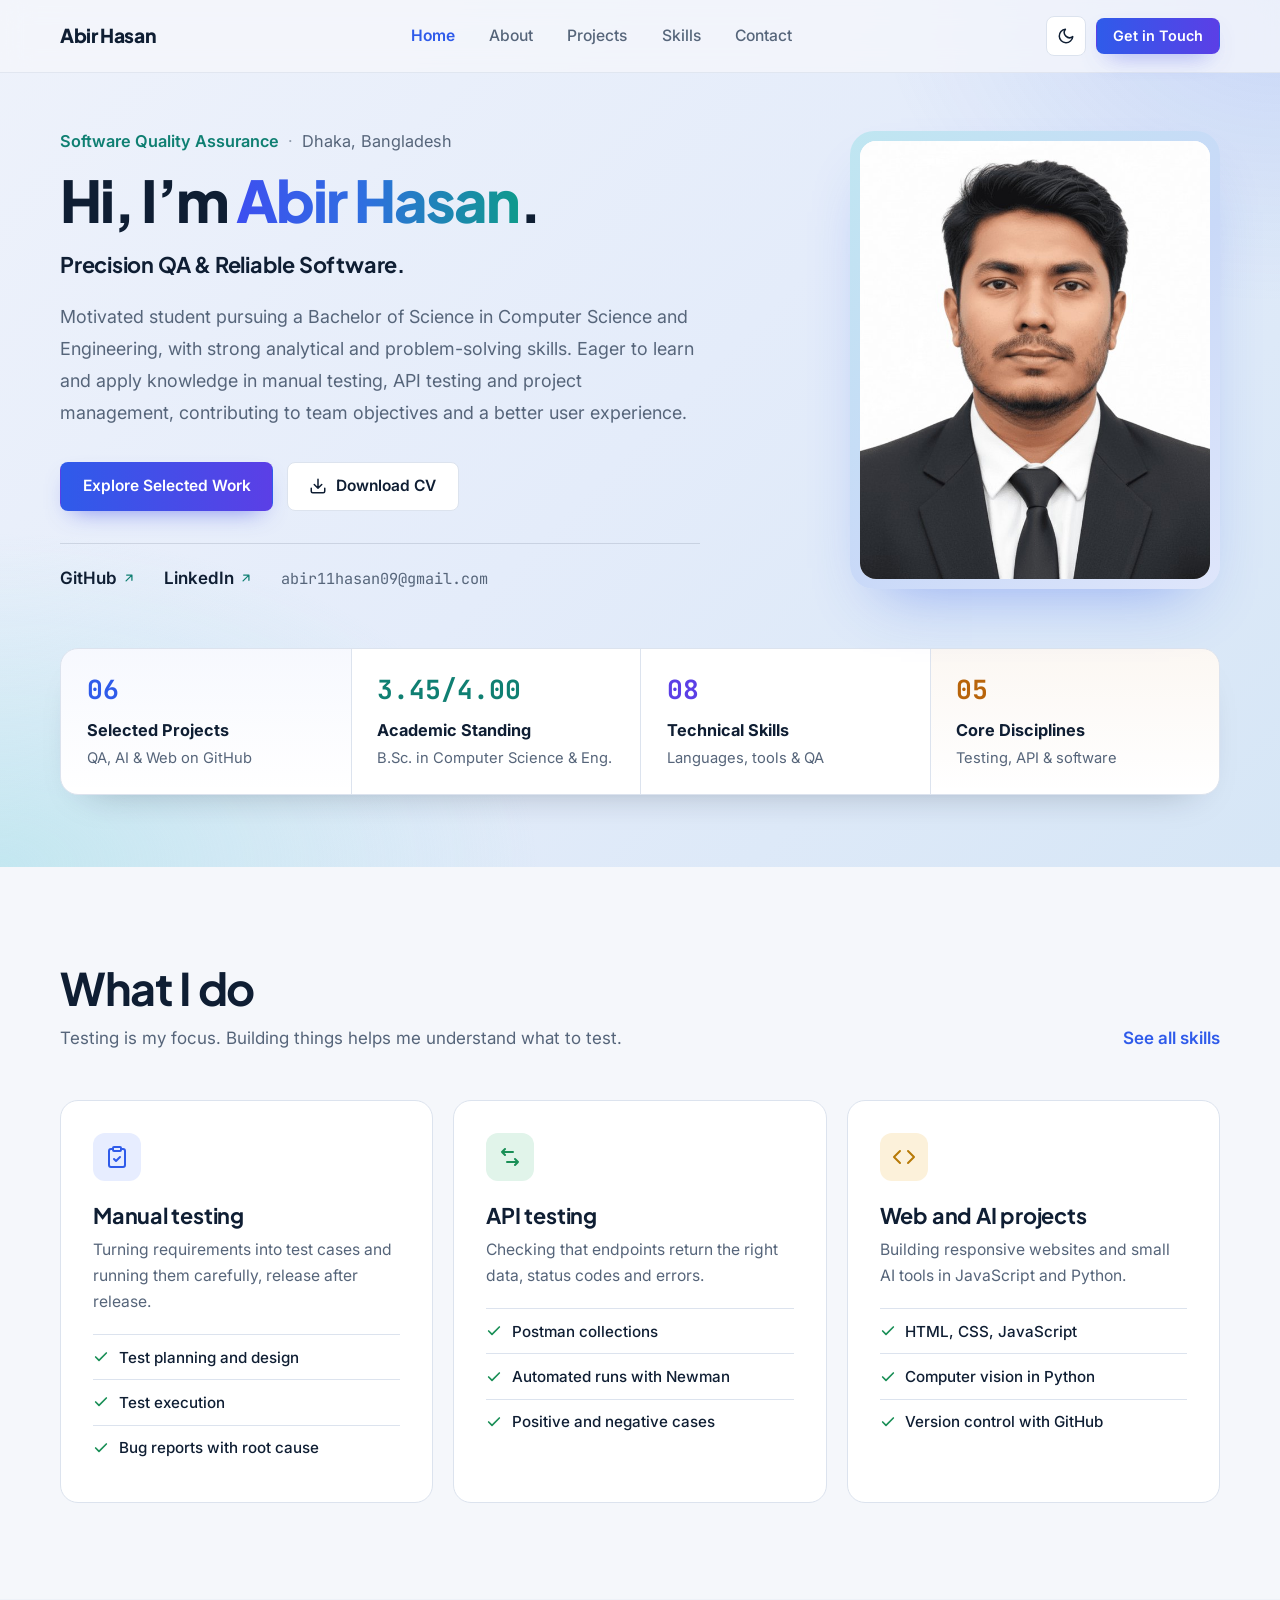
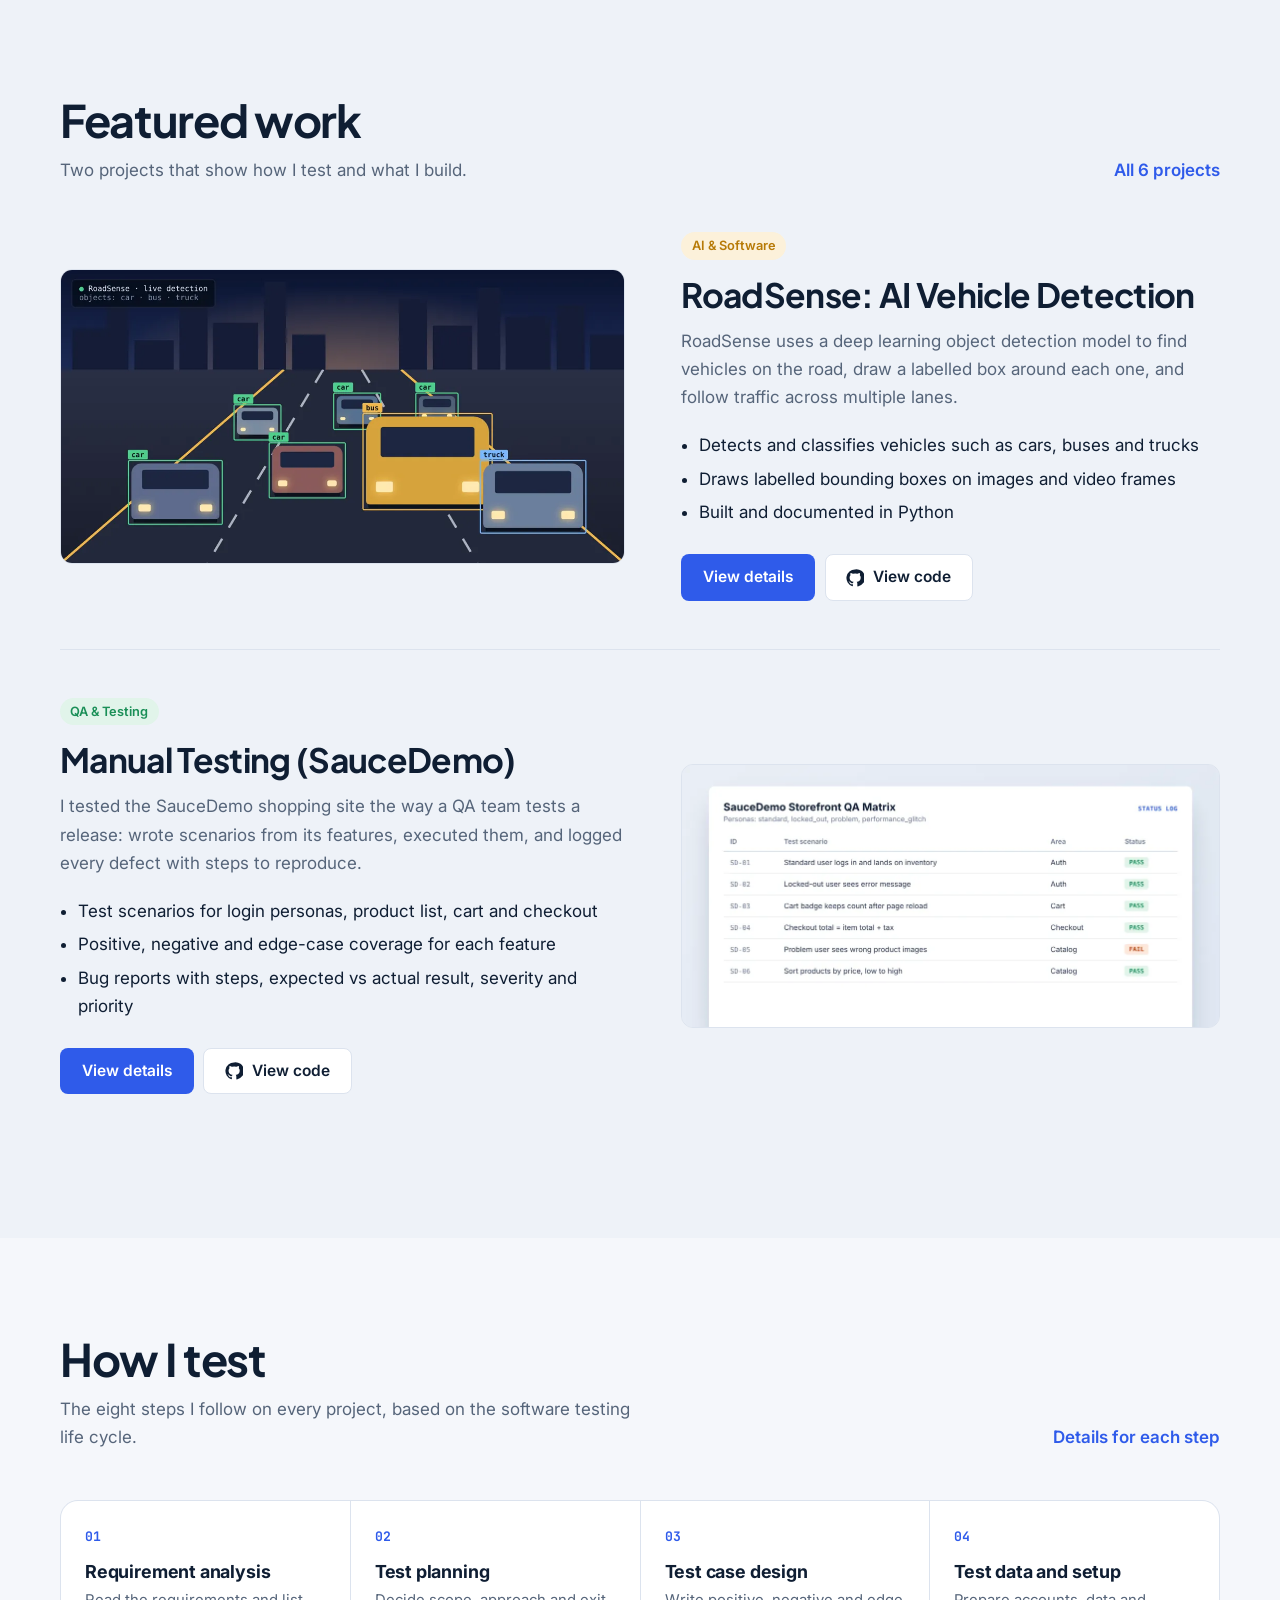
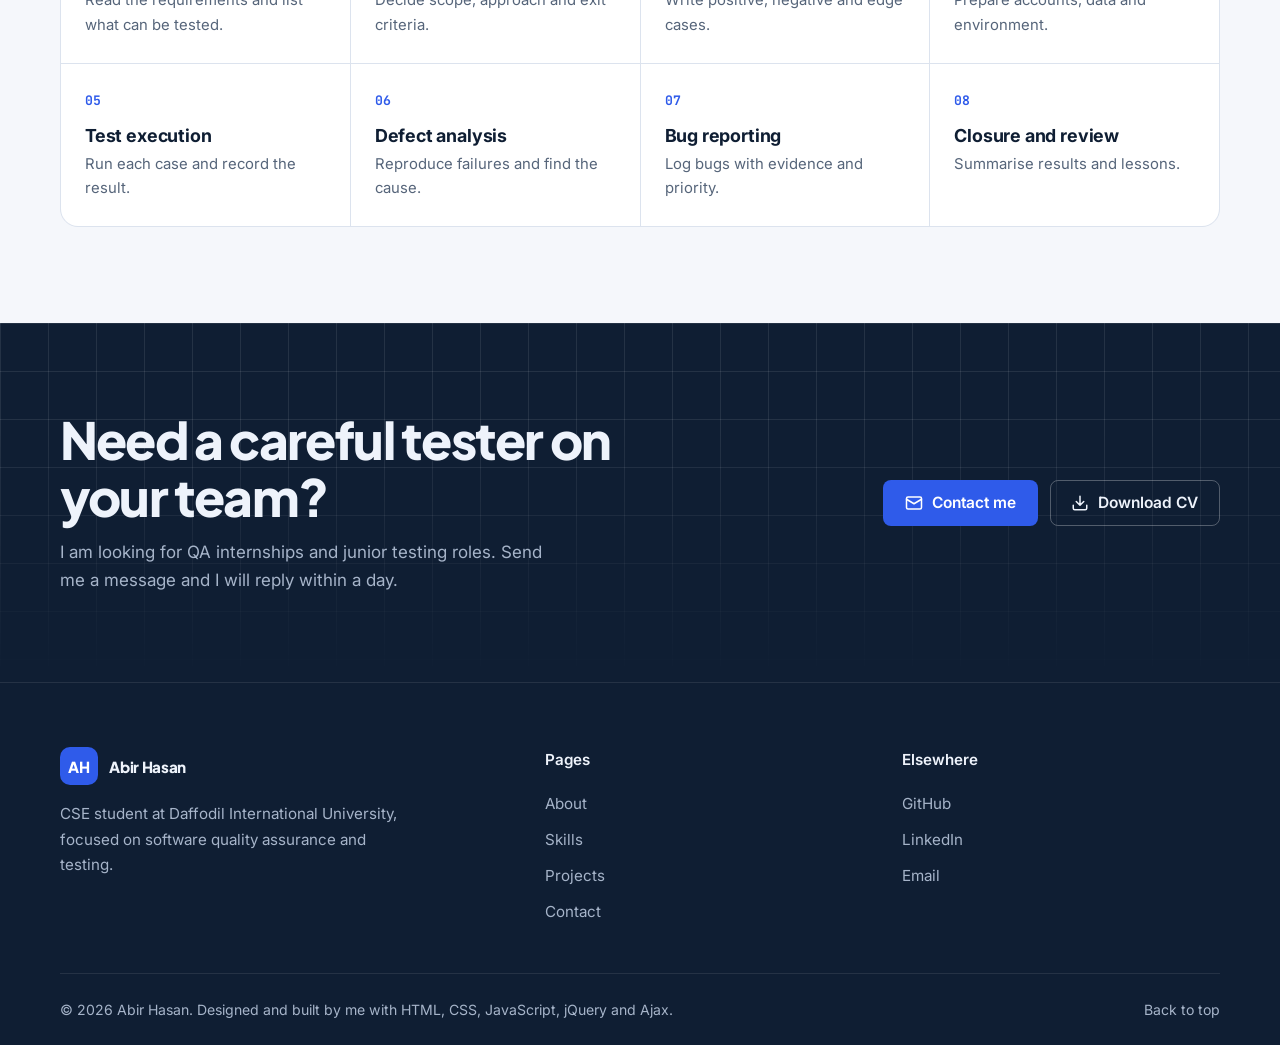
<file: abir-hasan-portfolio/index.html>
<!DOCTYPE html>
<html lang="en" data-theme="light">
<head>
  <meta charset="UTF-8">
  <meta name="viewport" content="width=device-width, initial-scale=1">
  <title>Abir Hasan | Software QA & Testing</title>
  <meta name="description" content="Portfolio of Abir Hasan, CSE student focused on software quality assurance, manual testing and API testing.">
  <meta name="author" content="Abir Hasan">
  <link rel="icon" href="data:image/svg+xml,<svg xmlns='http://www.w3.org/2000/svg' viewBox='0 0 64 64'><rect width='64' height='64' rx='14' fill='%232f5bea'/><text x='50%25' y='56%25' font-family='Arial' font-weight='700' font-size='26' fill='white' text-anchor='middle' dominant-baseline='middle'>AH</text></svg>">
  <link rel="preconnect" href="https://fonts.googleapis.com">
  <link rel="preconnect" href="https://fonts.gstatic.com" crossorigin>
  <link href="https://fonts.googleapis.com/css2?family=Plus+Jakarta+Sans:wght@500;600;700;800&family=Inter:wght@400;500;600;700&family=JetBrains+Mono:wght@400;700&display=swap" rel="stylesheet">
  <link rel="stylesheet" href="css/style.css">
</head>
<body>
  <div class="progress" id="progress" aria-hidden="true"></div>
  <a class="sr-only" href="#main">Skip to content</a>
  <header class="site-header">
    <nav class="nav container" aria-label="Main">
      <a class="brand" href="index.html">Abir Hasan</a>
      <ul class="nav-links" id="navLinks">
        <li><a href="index.html">Home</a></li>
        <li><a href="about.html">About</a></li>
        <li><a href="projects.html">Projects</a></li>
        <li><a href="skills.html">Skills</a></li>
        <li><a href="contact.html">Contact</a></li>
      </ul>
      <div class="nav-tools">
        <button class="icon-btn" id="themeToggle" type="button" aria-label="Switch to dark mode"></button>
        <a class="btn btn-grad btn-sm nav-cta" href="contact.html">Get in Touch</a>
        <button class="icon-btn menu-toggle" id="menuToggle" type="button" aria-label="Open menu" aria-expanded="false" aria-controls="navLinks"><svg viewBox="0 0 24 24" fill="none" stroke="currentColor" stroke-width="2" stroke-linecap="round"><path d="M4 7h16M4 12h16M4 17h16"/></svg></button>
      </div>
    </nav>
  </header>

  <main id="main">

    <section class="home-hero">
      <div class="container">
        <div class="hh-grid">
          <div class="hh-copy">
            <p class="eyebrow reveal"><span class="ey-field">Software Quality Assurance</span><span class="sep" aria-hidden="true">·</span><span>Dhaka, Bangladesh</span></p>
            <h1 class="reveal">Hi, I’m <span class="name">Abir Hasan</span>.</h1>
            <p class="tagline reveal">Precision QA &amp; Reliable Software.</p>
            <p class="intro reveal">Motivated student pursuing a Bachelor of Science in Computer Science and Engineering, with strong analytical and problem-solving skills. Eager to learn and apply knowledge in manual testing, API testing and project management, contributing to team objectives and a better user experience.</p>
            <div class="hh-actions reveal">
              <a class="btn btn-grad" href="projects.html">Explore Selected Work</a>
              <a class="btn btn-outline cv-link" href="assets/Abir-Hasan-CV.pdf" download><svg viewBox="0 0 24 24" fill="none" stroke="currentColor" stroke-width="2" stroke-linecap="round" stroke-linejoin="round"><path d="M21 15v4a2 2 0 0 1-2 2H5a2 2 0 0 1-2-2v-4M7 10l5 5 5-5M12 15V3"/></svg>Download CV</a>
            </div>
            <div class="hh-links reveal">
              <a href="https://github.com/abirhasan11" target="_blank" rel="noopener">GitHub<svg viewBox="0 0 24 24" fill="none" stroke="currentColor" stroke-width="2.2" stroke-linecap="round" stroke-linejoin="round"><path d="M7 17 17 7M8 7h9v9"/></svg></a>
              <a href="https://www.linkedin.com/in/abirhasan11/" target="_blank" rel="noopener">LinkedIn<svg viewBox="0 0 24 24" fill="none" stroke="currentColor" stroke-width="2.2" stroke-linecap="round" stroke-linejoin="round"><path d="M7 17 17 7M8 7h9v9"/></svg></a>
              <a class="mail" href="mailto:abir11hasan09@gmail.com">abir11hasan09@gmail.com</a>
            </div>
          </div>
          <div class="hh-photo reveal">
            <div class="pf"><img src="assets/img/abir-portrait.jpg" alt="Abir Hasan in a black suit and tie" width="640" height="778"></div>
          </div>
        </div>

        <div class="stats reveal">
          <div class="stat s1"><strong class="num" data-count="6">06</strong><span class="lbl">Selected Projects</span><span class="sub">QA, AI &amp; Web on GitHub</span></div>
          <div class="stat s2"><strong class="num">3.45/4.00</strong><span class="lbl">Academic Standing</span><span class="sub">B.Sc. in Computer Science &amp; Eng.</span></div>
          <div class="stat s3"><strong class="num" data-count="8">08</strong><span class="lbl">Technical Skills</span><span class="sub">Languages, tools &amp; QA</span></div>
          <div class="stat s4"><strong class="num" data-count="5">05</strong><span class="lbl">Core Disciplines</span><span class="sub">Testing, API &amp; software</span></div>
        </div>
      </div>
    </section>

    <section class="section">
      <div class="container">
        <div class="section-head">
          <div>
            <h2>What I do</h2>
            <p>Testing is my focus. Building things helps me understand what to test.</p>
          </div>
          <a class="link" href="skills.html">See all skills</a>
        </div>
        <div class="services">
          <article class="service">
            <div class="ico"><svg viewBox="0 0 24 24" fill="none" stroke="currentColor" stroke-width="2" stroke-linecap="round" stroke-linejoin="round"><rect x="8" y="2" width="8" height="4" rx="1"/><path d="M16 4h2a2 2 0 0 1 2 2v14a2 2 0 0 1-2 2H6a2 2 0 0 1-2-2V6a2 2 0 0 1 2-2h2"/><path d="m9 14 2 2 4-4"/></svg></div>
            <h3>Manual testing</h3>
            <p>Turning requirements into test cases and running them carefully, release after release.</p>
            <ul><li><svg viewBox="0 0 24 24" fill="none" stroke="currentColor" stroke-width="2.5" stroke-linecap="round" stroke-linejoin="round"><path d="M20 6 9 17l-5-5"/></svg>Test planning and design</li><li><svg viewBox="0 0 24 24" fill="none" stroke="currentColor" stroke-width="2.5" stroke-linecap="round" stroke-linejoin="round"><path d="M20 6 9 17l-5-5"/></svg>Test execution</li><li><svg viewBox="0 0 24 24" fill="none" stroke="currentColor" stroke-width="2.5" stroke-linecap="round" stroke-linejoin="round"><path d="M20 6 9 17l-5-5"/></svg>Bug reports with root cause</li></ul>
          </article>
          <article class="service">
            <div class="ico"><svg viewBox="0 0 24 24" fill="none" stroke="currentColor" stroke-width="2" stroke-linecap="round" stroke-linejoin="round"><path d="M4 7h11M4 7l3-3M4 7l3 3M20 17H9M20 17l-3-3M20 17l-3 3"/></svg></div>
            <h3>API testing</h3>
            <p>Checking that endpoints return the right data, status codes and errors.</p>
            <ul><li><svg viewBox="0 0 24 24" fill="none" stroke="currentColor" stroke-width="2.5" stroke-linecap="round" stroke-linejoin="round"><path d="M20 6 9 17l-5-5"/></svg>Postman collections</li><li><svg viewBox="0 0 24 24" fill="none" stroke="currentColor" stroke-width="2.5" stroke-linecap="round" stroke-linejoin="round"><path d="M20 6 9 17l-5-5"/></svg>Automated runs with Newman</li><li><svg viewBox="0 0 24 24" fill="none" stroke="currentColor" stroke-width="2.5" stroke-linecap="round" stroke-linejoin="round"><path d="M20 6 9 17l-5-5"/></svg>Positive and negative cases</li></ul>
          </article>
          <article class="service">
            <div class="ico"><svg viewBox="0 0 24 24" fill="none" stroke="currentColor" stroke-width="2" stroke-linecap="round" stroke-linejoin="round"><path d="m16 18 6-6-6-6M8 6l-6 6 6 6"/></svg></div>
            <h3>Web and AI projects</h3>
            <p>Building responsive websites and small AI tools in JavaScript and Python.</p>
            <ul><li><svg viewBox="0 0 24 24" fill="none" stroke="currentColor" stroke-width="2.5" stroke-linecap="round" stroke-linejoin="round"><path d="M20 6 9 17l-5-5"/></svg>HTML, CSS, JavaScript</li><li><svg viewBox="0 0 24 24" fill="none" stroke="currentColor" stroke-width="2.5" stroke-linecap="round" stroke-linejoin="round"><path d="M20 6 9 17l-5-5"/></svg>Computer vision in Python</li><li><svg viewBox="0 0 24 24" fill="none" stroke="currentColor" stroke-width="2.5" stroke-linecap="round" stroke-linejoin="round"><path d="M20 6 9 17l-5-5"/></svg>Version control with GitHub</li></ul>
          </article>
        </div>
      </div>
    </section>

    <section class="section alt">
      <div class="container">
        <div class="section-head">
          <div>
            <h2>Featured work</h2>
            <p>Two projects that show how I test and what I build.</p>
          </div>
          <a class="link" href="projects.html">All 6 projects</a>
        </div>
        <div id="featuredStatus"></div>
        <div id="featured"><p>Loading projects…</p></div>
      </div>
    </section>

    <section class="section">
      <div class="container">
        <div class="section-head">
          <div>
            <h2>How I test</h2>
            <p>The eight steps I follow on every project, based on the software testing life cycle.</p>
          </div>
          <a class="link" href="skills.html">Details for each step</a>
        </div>
        <ol class="process"><li><h3>Requirement analysis</h3><p>Read the requirements and list what can be tested.</p></li><li><h3>Test planning</h3><p>Decide scope, approach and exit criteria.</p></li><li><h3>Test case design</h3><p>Write positive, negative and edge cases.</p></li><li><h3>Test data and setup</h3><p>Prepare accounts, data and environment.</p></li><li><h3>Test execution</h3><p>Run each case and record the result.</p></li><li><h3>Defect analysis</h3><p>Reproduce failures and find the cause.</p></li><li><h3>Bug reporting</h3><p>Log bugs with evidence and priority.</p></li><li><h3>Closure and review</h3><p>Summarise results and lessons.</p></li></ol>
      </div>
    </section>
    <section class="band cta">
      <div class="container">
        <div>
          <h2>Need a careful tester on your team?</h2>
          <p>I am looking for QA internships and junior testing roles. Send me a message and I will reply within a day.</p>
        </div>
        <div class="hero-actions">
          <a class="btn btn-primary" href="contact.html"><svg viewBox="0 0 24 24" fill="none" stroke="currentColor" stroke-width="2" stroke-linecap="round" stroke-linejoin="round"><rect x="2" y="4" width="20" height="16" rx="2"/><path d="m22 7-10 6L2 7"/></svg>Contact me</a>
          <a class="btn btn-light cv-link" href="assets/Abir-Hasan-CV.pdf" download><svg viewBox="0 0 24 24" fill="none" stroke="currentColor" stroke-width="2" stroke-linecap="round" stroke-linejoin="round"><path d="M21 15v4a2 2 0 0 1-2 2H5a2 2 0 0 1-2-2v-4M7 10l5 5 5-5M12 15V3"/></svg>Download CV</a>
        </div>
      </div>
    </section>
  </main>

  <footer class="site-footer">
    <div class="container">
      <div class="footer-top">
        <div>
          <a class="brand" href="index.html"><span class="brand-mark">AH</span>Abir Hasan</a>
          <p>CSE student at Daffodil International University, focused on software quality assurance and testing.</p>
        </div>
        <div>
          <h4>Pages</h4>
          <ul>
            <li><a href="about.html">About</a></li>
            <li><a href="skills.html">Skills</a></li>
            <li><a href="projects.html">Projects</a></li>
            <li><a href="contact.html">Contact</a></li>
          </ul>
        </div>
        <div>
          <h4>Elsewhere</h4>
          <ul>
            <li><a href="https://github.com/abirhasan11" target="_blank" rel="noopener">GitHub</a></li>
            <li><a href="https://www.linkedin.com/in/abirhasan11/" target="_blank" rel="noopener">LinkedIn</a></li>
            <li><a href="mailto:abir11hasan09@gmail.com">Email</a></li>
          </ul>
        </div>
      </div>
      <div class="footer-bottom">
        <span>© <span class="year">2026</span> Abir Hasan. Designed and built by me with HTML, CSS, JavaScript, jQuery and Ajax.</span>
        <button class="to-top" type="button">Back to top</button>
      </div>
    </div>
  </footer>

  <div class="modal" id="projectModal" role="dialog" aria-modal="true" aria-labelledby="modalTitle" aria-hidden="true">
    <div class="modal-box">
      <button class="modal-close" type="button" aria-label="Close project details"><svg viewBox="0 0 24 24" fill="none" stroke="currentColor" stroke-width="2" stroke-linecap="round"><path d="M18 6 6 18M6 6l12 12"/></svg></button>
      <div id="modalContent"></div>
    </div>
  </div>

  <script src="js/jquery-3.7.1.min.js"></script>
  <script src="js/fallback-data.js"></script>
  <script src="js/main.js"></script>
</body>
</html>
</file>
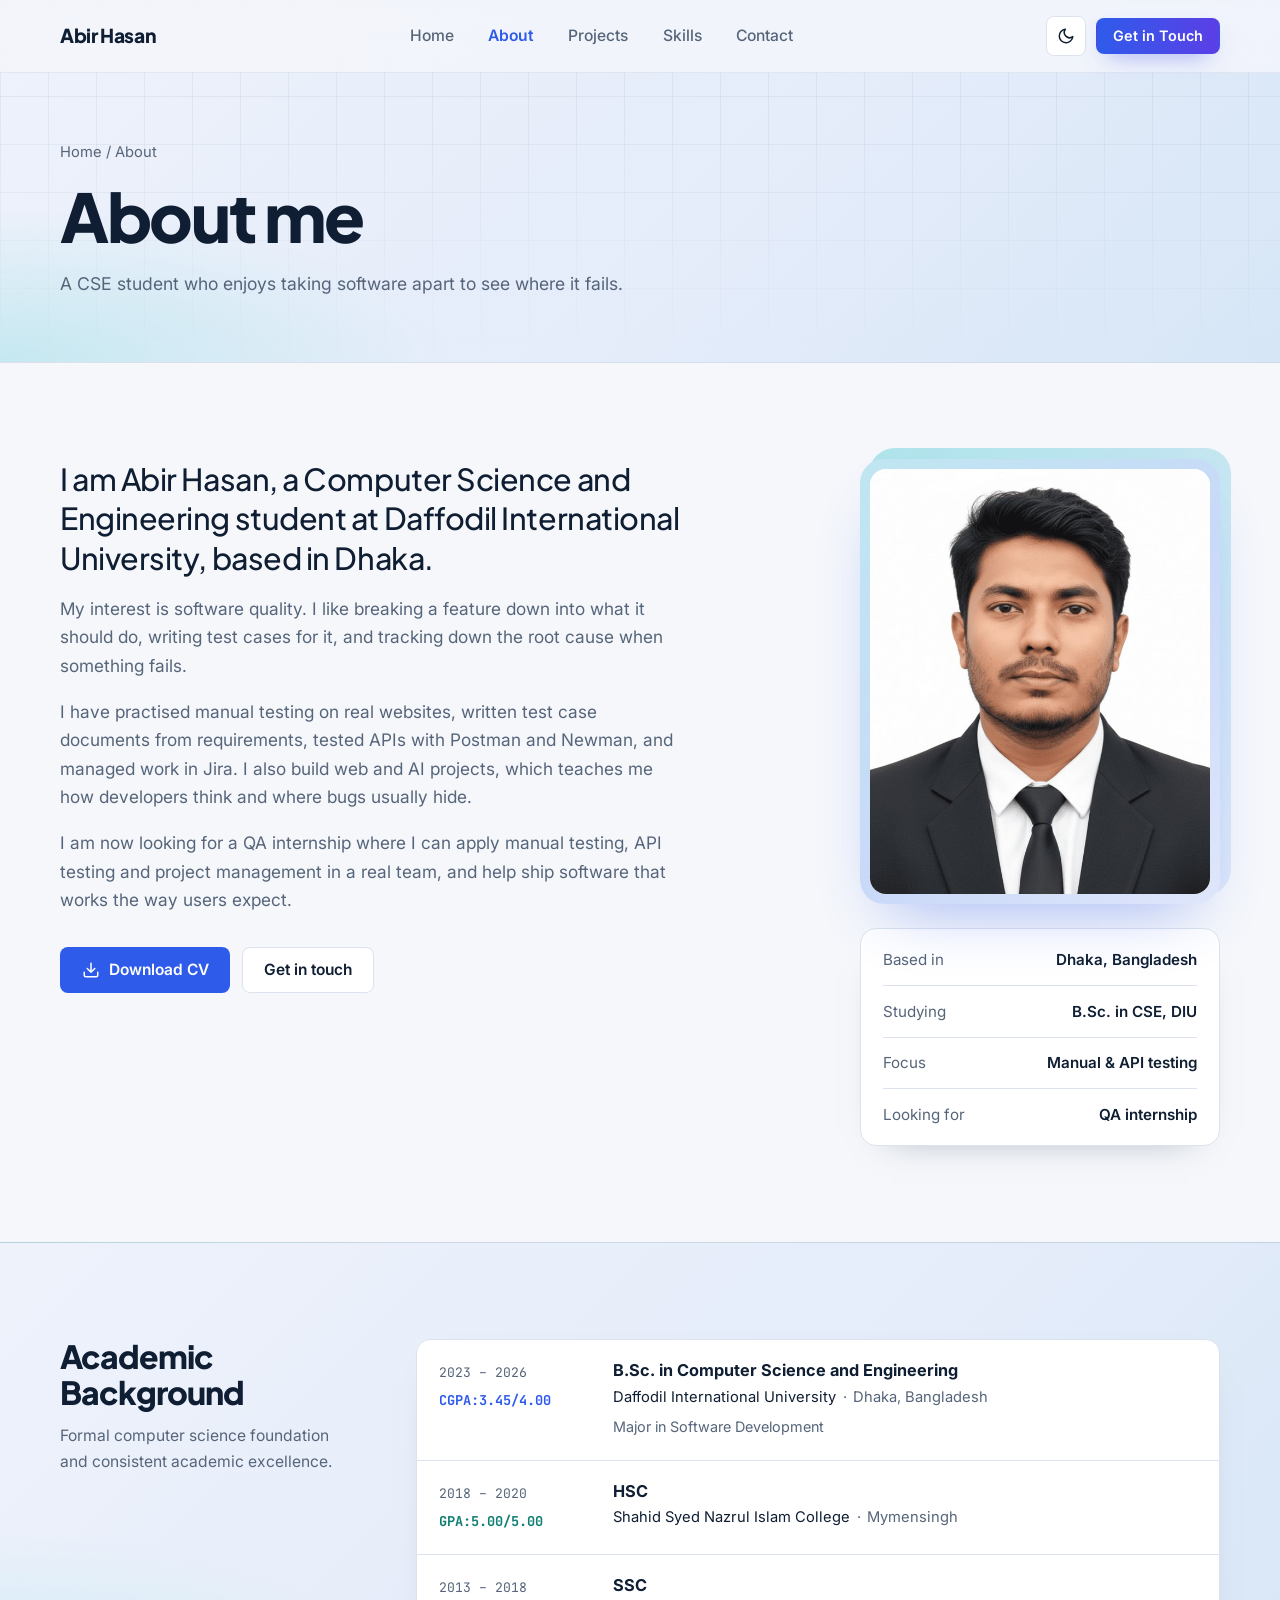
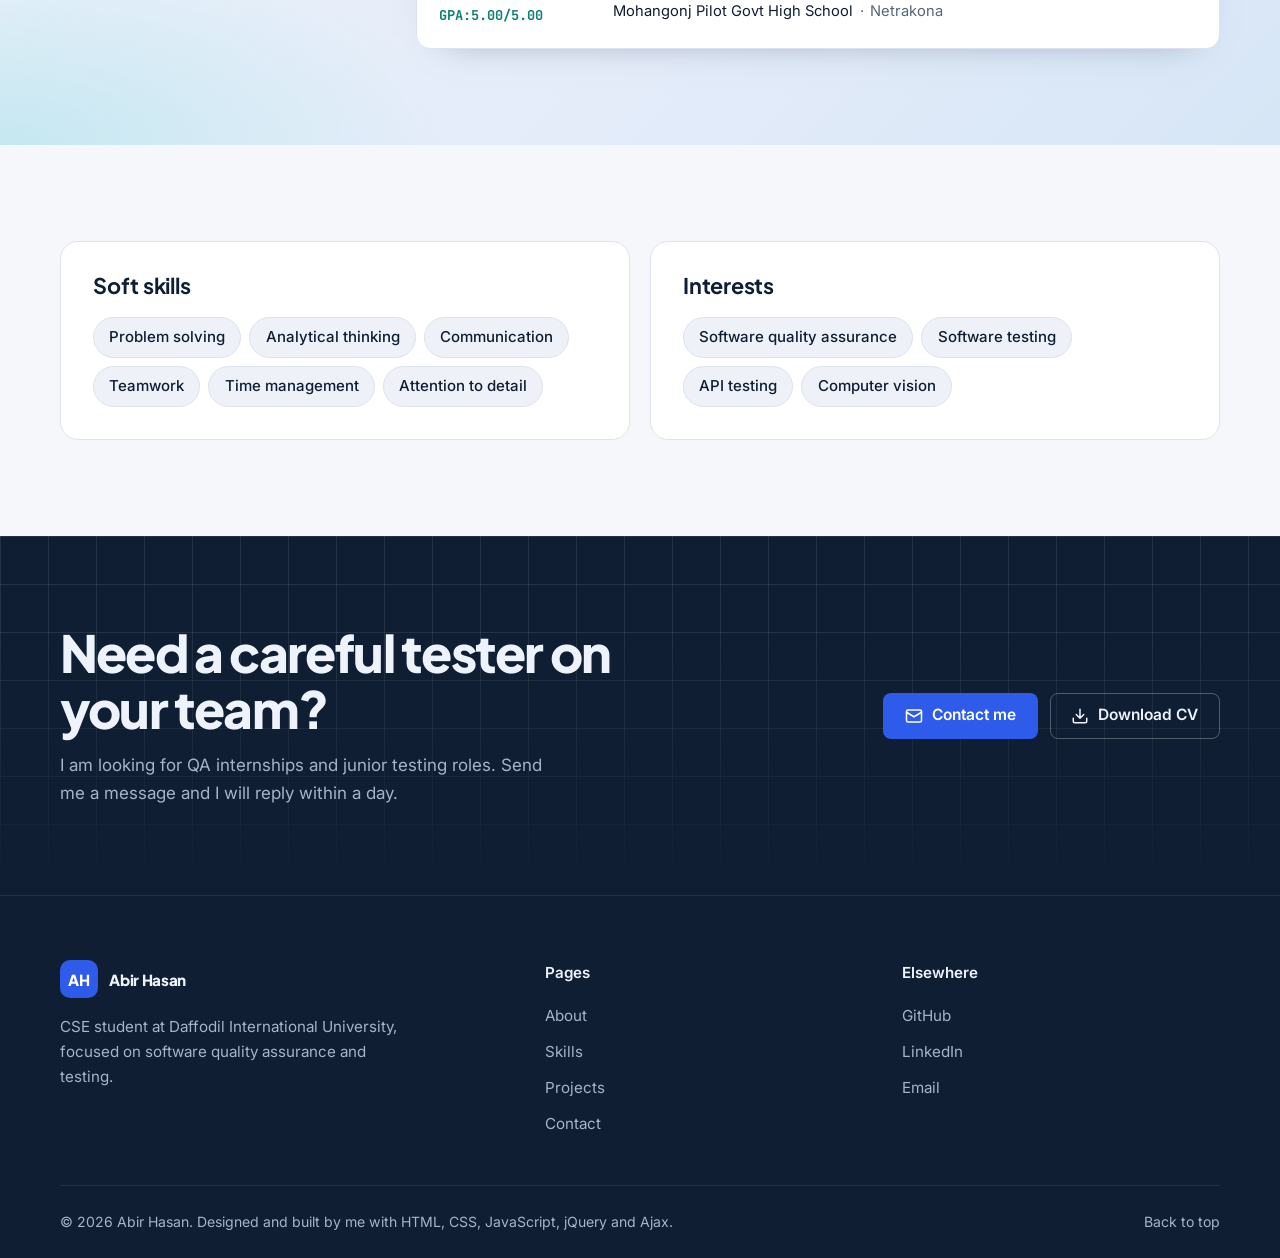
<file: abir-hasan-portfolio/about.html>
<!DOCTYPE html>
<html lang="en" data-theme="light">
<head>
  <meta charset="UTF-8">
  <meta name="viewport" content="width=device-width, initial-scale=1">
  <title>About | Abir Hasan</title>
  <meta name="description" content="About Abir Hasan: background, education, soft skills and interests.">
  <meta name="author" content="Abir Hasan">
  <link rel="icon" href="data:image/svg+xml,<svg xmlns='http://www.w3.org/2000/svg' viewBox='0 0 64 64'><rect width='64' height='64' rx='14' fill='%232f5bea'/><text x='50%25' y='56%25' font-family='Arial' font-weight='700' font-size='26' fill='white' text-anchor='middle' dominant-baseline='middle'>AH</text></svg>">
  <link rel="preconnect" href="https://fonts.googleapis.com">
  <link rel="preconnect" href="https://fonts.gstatic.com" crossorigin>
  <link href="https://fonts.googleapis.com/css2?family=Plus+Jakarta+Sans:wght@500;600;700;800&family=Inter:wght@400;500;600;700&family=JetBrains+Mono:wght@400;700&display=swap" rel="stylesheet">
  <link rel="stylesheet" href="css/style.css">
</head>
<body>
  <div class="progress" id="progress" aria-hidden="true"></div>
  <a class="sr-only" href="#main">Skip to content</a>
  <header class="site-header">
    <nav class="nav container" aria-label="Main">
      <a class="brand" href="index.html">Abir Hasan</a>
      <ul class="nav-links" id="navLinks">
        <li><a href="index.html">Home</a></li>
        <li><a href="about.html">About</a></li>
        <li><a href="projects.html">Projects</a></li>
        <li><a href="skills.html">Skills</a></li>
        <li><a href="contact.html">Contact</a></li>
      </ul>
      <div class="nav-tools">
        <button class="icon-btn" id="themeToggle" type="button" aria-label="Switch to dark mode"></button>
        <a class="btn btn-grad btn-sm nav-cta" href="contact.html">Get in Touch</a>
        <button class="icon-btn menu-toggle" id="menuToggle" type="button" aria-label="Open menu" aria-expanded="false" aria-controls="navLinks"><svg viewBox="0 0 24 24" fill="none" stroke="currentColor" stroke-width="2" stroke-linecap="round"><path d="M4 7h16M4 12h16M4 17h16"/></svg></button>
      </div>
    </nav>
  </header>

  <main id="main">
    <section class="band page-head">
      <div class="container">
        <p class="crumb"><a href="index.html">Home</a> / About</p>
        <h1>About me</h1>
        <p class="sub">A CSE student who enjoys taking software apart to see where it fails.</p>
      </div>
    </section>

    <section class="section">
      <div class="container about-intro">
        <div class="prose">
          <p class="big">I am Abir Hasan, a Computer Science and Engineering student at Daffodil International University, based in Dhaka.</p>
          <p>My interest is software quality. I like breaking a feature down into what it should do, writing test cases for it, and tracking down the root cause when something fails.</p>
          <p>I have practised manual testing on real websites, written test case documents from requirements, tested APIs with Postman and Newman, and managed work in Jira. I also build web and AI projects, which teaches me how developers think and where bugs usually hide.</p>
          <p>I am now looking for a QA internship where I can apply manual testing, API testing and project management in a real team, and help ship software that works the way users expect.</p>
          <div class="hero-actions" style="margin-top:2rem">
            <a class="btn btn-primary cv-link" href="assets/Abir-Hasan-CV.pdf" download><svg viewBox="0 0 24 24" fill="none" stroke="currentColor" stroke-width="2" stroke-linecap="round" stroke-linejoin="round"><path d="M21 15v4a2 2 0 0 1-2 2H5a2 2 0 0 1-2-2v-4M7 10l5 5 5-5M12 15V3"/></svg>Download CV</a>
            <a class="btn btn-outline" href="contact.html">Get in touch</a>
          </div>
        </div>
        <aside class="about-side">
          <div class="pf about-pf"><img src="assets/img/abir-portrait.jpg" alt="Abir Hasan in a black suit and tie" width="640" height="778"></div>
          <dl class="facts-card">
            <div><dt>Based in</dt><dd>Dhaka, Bangladesh</dd></div>
            <div><dt>Studying</dt><dd>B.Sc. in CSE, DIU</dd></div>
            <div><dt>Focus</dt><dd>Manual &amp; API testing</dd></div>
            <div><dt>Looking for</dt><dd>QA internship</dd></div>
          </dl>
        </aside>
      </div>
    </section>

    <section class="section soft divided">
      <div class="container">

        <div class="split">
          <div class="split-side">
            <h2>Academic Background</h2>
            <p>Formal computer science foundation and consistent academic excellence.</p>
          </div>
          <div>
            <div class="js-edu-status"></div>
            <ol class="acad js-education"><li><span class="years">Loading…</span></li></ol>
          </div>
        </div>

      </div>
    </section>

    <section class="section">
      <div class="container two-col">
        <div class="panel">
          <h3>Soft skills</h3>
          <ul class="chips"><li>Problem solving</li><li>Analytical thinking</li><li>Communication</li><li>Teamwork</li><li>Time management</li><li>Attention to detail</li></ul>
        </div>
        <div class="panel">
          <h3>Interests</h3>
          <ul class="chips"><li>Software quality assurance</li><li>Software testing</li><li>API testing</li><li>Computer vision</li></ul>
        </div>
      </div>
    </section>
    <section class="band cta">
      <div class="container">
        <div>
          <h2>Need a careful tester on your team?</h2>
          <p>I am looking for QA internships and junior testing roles. Send me a message and I will reply within a day.</p>
        </div>
        <div class="hero-actions">
          <a class="btn btn-primary" href="contact.html"><svg viewBox="0 0 24 24" fill="none" stroke="currentColor" stroke-width="2" stroke-linecap="round" stroke-linejoin="round"><rect x="2" y="4" width="20" height="16" rx="2"/><path d="m22 7-10 6L2 7"/></svg>Contact me</a>
          <a class="btn btn-light cv-link" href="assets/Abir-Hasan-CV.pdf" download><svg viewBox="0 0 24 24" fill="none" stroke="currentColor" stroke-width="2" stroke-linecap="round" stroke-linejoin="round"><path d="M21 15v4a2 2 0 0 1-2 2H5a2 2 0 0 1-2-2v-4M7 10l5 5 5-5M12 15V3"/></svg>Download CV</a>
        </div>
      </div>
    </section>
  </main>

  <footer class="site-footer">
    <div class="container">
      <div class="footer-top">
        <div>
          <a class="brand" href="index.html"><span class="brand-mark">AH</span>Abir Hasan</a>
          <p>CSE student at Daffodil International University, focused on software quality assurance and testing.</p>
        </div>
        <div>
          <h4>Pages</h4>
          <ul>
            <li><a href="about.html">About</a></li>
            <li><a href="skills.html">Skills</a></li>
            <li><a href="projects.html">Projects</a></li>
            <li><a href="contact.html">Contact</a></li>
          </ul>
        </div>
        <div>
          <h4>Elsewhere</h4>
          <ul>
            <li><a href="https://github.com/abirhasan11" target="_blank" rel="noopener">GitHub</a></li>
            <li><a href="https://www.linkedin.com/in/abirhasan11/" target="_blank" rel="noopener">LinkedIn</a></li>
            <li><a href="mailto:abir11hasan09@gmail.com">Email</a></li>
          </ul>
        </div>
      </div>
      <div class="footer-bottom">
        <span>© <span class="year">2026</span> Abir Hasan. Designed and built by me with HTML, CSS, JavaScript, jQuery and Ajax.</span>
        <button class="to-top" type="button">Back to top</button>
      </div>
    </div>
  </footer>

  <div class="modal" id="projectModal" role="dialog" aria-modal="true" aria-labelledby="modalTitle" aria-hidden="true">
    <div class="modal-box">
      <button class="modal-close" type="button" aria-label="Close project details"><svg viewBox="0 0 24 24" fill="none" stroke="currentColor" stroke-width="2" stroke-linecap="round"><path d="M18 6 6 18M6 6l12 12"/></svg></button>
      <div id="modalContent"></div>
    </div>
  </div>

  <script src="js/jquery-3.7.1.min.js"></script>
  <script src="js/fallback-data.js"></script>
  <script src="js/main.js"></script>
</body>
</html>
</file>
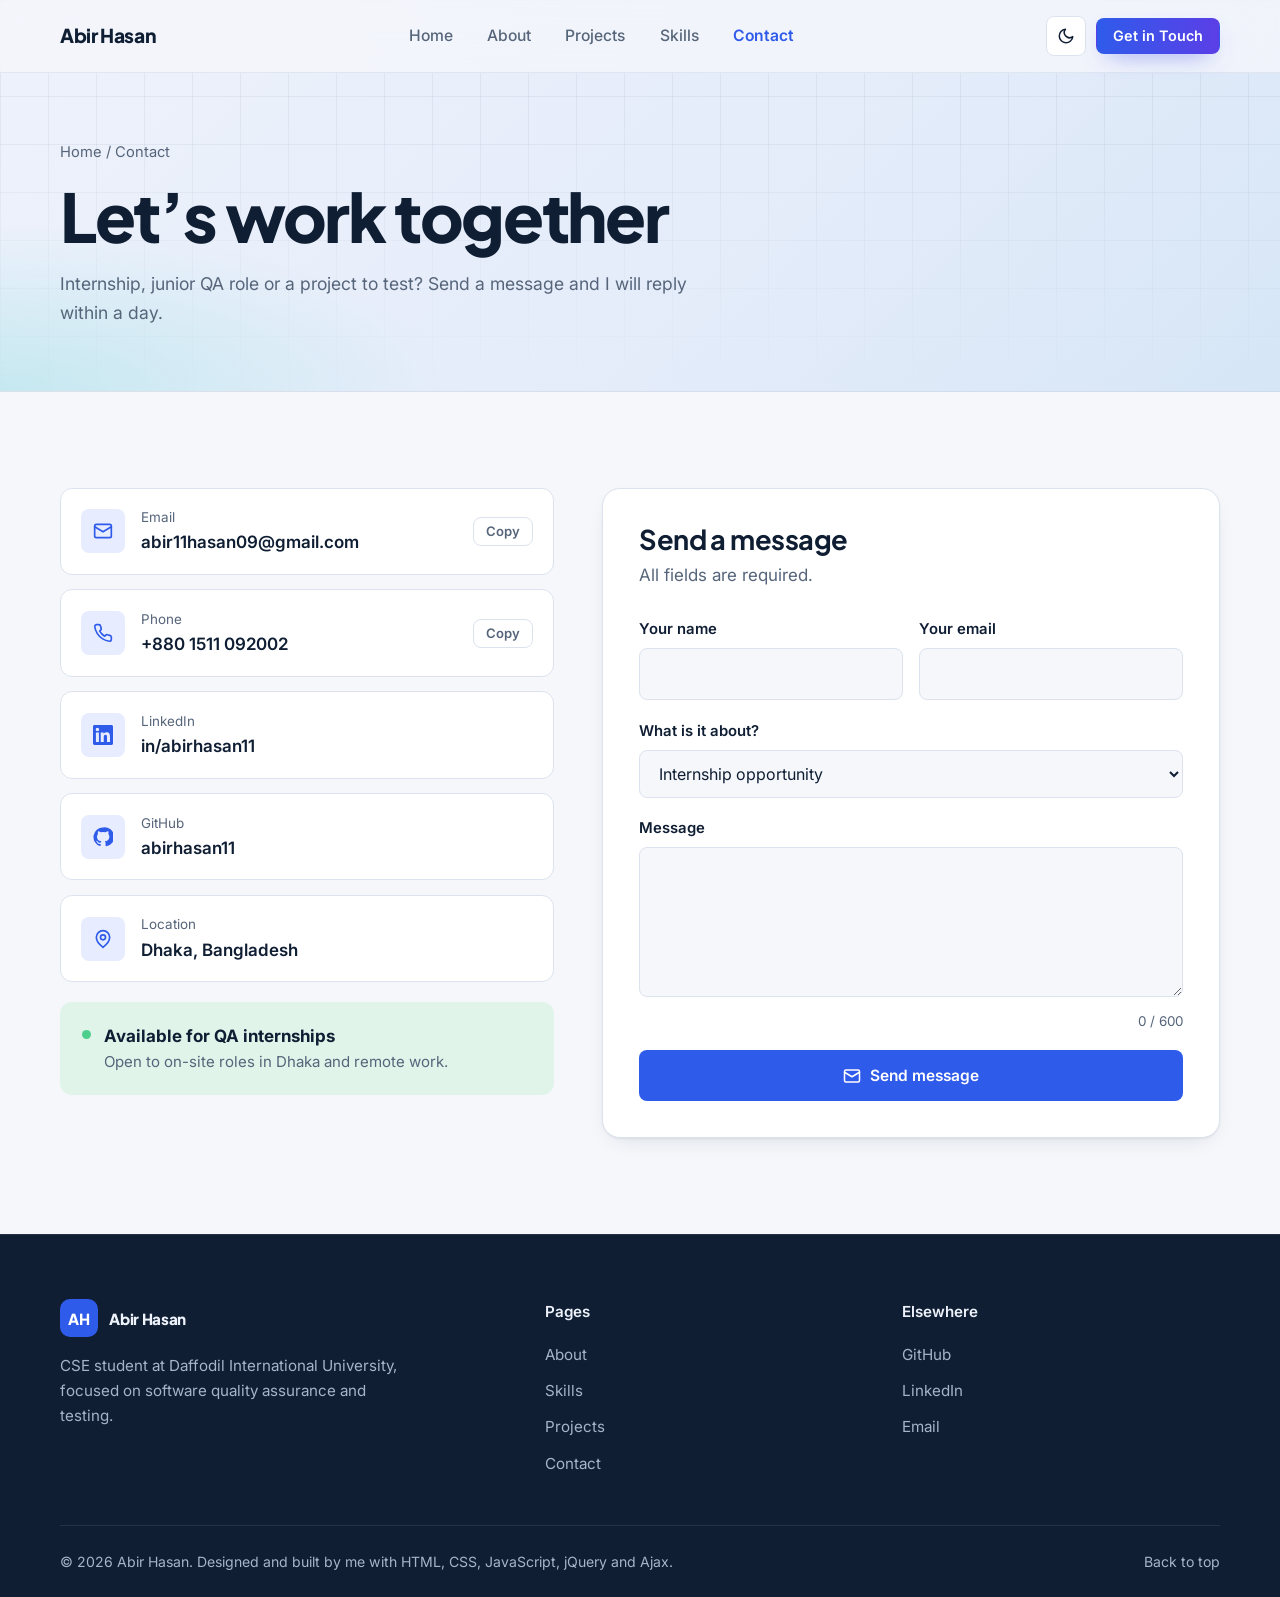
<file: abir-hasan-portfolio/contact.html>
<!DOCTYPE html>
<html lang="en" data-theme="light">
<head>
  <meta charset="UTF-8">
  <meta name="viewport" content="width=device-width, initial-scale=1">
  <title>Contact | Abir Hasan</title>
  <meta name="description" content="Contact Abir Hasan about QA internships, testing roles or projects.">
  <meta name="author" content="Abir Hasan">
  <link rel="icon" href="data:image/svg+xml,<svg xmlns='http://www.w3.org/2000/svg' viewBox='0 0 64 64'><rect width='64' height='64' rx='14' fill='%232f5bea'/><text x='50%25' y='56%25' font-family='Arial' font-weight='700' font-size='26' fill='white' text-anchor='middle' dominant-baseline='middle'>AH</text></svg>">
  <link rel="preconnect" href="https://fonts.googleapis.com">
  <link rel="preconnect" href="https://fonts.gstatic.com" crossorigin>
  <link href="https://fonts.googleapis.com/css2?family=Plus+Jakarta+Sans:wght@500;600;700;800&family=Inter:wght@400;500;600;700&family=JetBrains+Mono:wght@400;700&display=swap" rel="stylesheet">
  <link rel="stylesheet" href="css/style.css">
</head>
<body>
  <div class="progress" id="progress" aria-hidden="true"></div>
  <a class="sr-only" href="#main">Skip to content</a>
  <header class="site-header">
    <nav class="nav container" aria-label="Main">
      <a class="brand" href="index.html">Abir Hasan</a>
      <ul class="nav-links" id="navLinks">
        <li><a href="index.html">Home</a></li>
        <li><a href="about.html">About</a></li>
        <li><a href="projects.html">Projects</a></li>
        <li><a href="skills.html">Skills</a></li>
        <li><a href="contact.html">Contact</a></li>
      </ul>
      <div class="nav-tools">
        <button class="icon-btn" id="themeToggle" type="button" aria-label="Switch to dark mode"></button>
        <a class="btn btn-grad btn-sm nav-cta" href="contact.html">Get in Touch</a>
        <button class="icon-btn menu-toggle" id="menuToggle" type="button" aria-label="Open menu" aria-expanded="false" aria-controls="navLinks"><svg viewBox="0 0 24 24" fill="none" stroke="currentColor" stroke-width="2" stroke-linecap="round"><path d="M4 7h16M4 12h16M4 17h16"/></svg></button>
      </div>
    </nav>
  </header>

  <main id="main">
    <section class="band page-head">
      <div class="container">
        <p class="crumb"><a href="index.html">Home</a> / Contact</p>
        <h1>Let’s work together</h1>
        <p class="sub">Internship, junior QA role or a project to test? Send a message and I will reply within a day.</p>
      </div>
    </section>

    <section class="section">
      <div class="container contact-grid">
        <div>
          <div class="contact-cards">
            <div class="ccard"><div class="ico"><svg viewBox="0 0 24 24" fill="none" stroke="currentColor" stroke-width="2" stroke-linecap="round" stroke-linejoin="round"><rect x="2" y="4" width="20" height="16" rx="2"/><path d="m22 7-10 6L2 7"/></svg></div><div><span class="label">Email</span><a href="mailto:abir11hasan09@gmail.com">abir11hasan09@gmail.com</a></div><button class="copy-btn" type="button" data-copy="abir11hasan09@gmail.com">Copy</button></div>
            <div class="ccard"><div class="ico"><svg viewBox="0 0 24 24" fill="none" stroke="currentColor" stroke-width="2" stroke-linecap="round" stroke-linejoin="round"><path d="M22 16.9v3a2 2 0 0 1-2.2 2 19.8 19.8 0 0 1-8.6-3.1 19.5 19.5 0 0 1-6-6A19.8 19.8 0 0 1 2.1 4.2 2 2 0 0 1 4.1 2h3a2 2 0 0 1 2 1.7c.1.9.4 1.8.7 2.7a2 2 0 0 1-.5 2.1L8 9.8a16 16 0 0 0 6 6l1.3-1.3a2 2 0 0 1 2.1-.4c.9.3 1.8.6 2.7.7a2 2 0 0 1 1.7 2z"/></svg></div><div><span class="label">Phone</span><a href="tel:+8801511092002">+880 1511 092002</a></div><button class="copy-btn" type="button" data-copy="+8801511092002">Copy</button></div>
            <div class="ccard"><div class="ico"><svg viewBox="0 0 24 24" fill="currentColor"><path d="M20.4 20.4h-3.6v-5.6c0-1.3 0-3-1.8-3s-2.1 1.4-2.1 2.9v5.7H9.3V9h3.4v1.6c.5-.9 1.6-1.8 3.4-1.8 3.6 0 4.3 2.4 4.3 5.5v6.1zM5.3 7.4a2.1 2.1 0 1 1 0-4.2 2.1 2.1 0 0 1 0 4.2zM7.1 20.4H3.5V9h3.6v11.4zM22.2 0H1.8C.8 0 0 .8 0 1.7v20.6c0 .9.8 1.7 1.8 1.7h20.4c1 0 1.8-.8 1.8-1.7V1.7C24 .8 23.2 0 22.2 0z"/></svg></div><div><span class="label">LinkedIn</span><a href="https://www.linkedin.com/in/abirhasan11/" target="_blank" rel="noopener">in/abirhasan11</a></div></div>
            <div class="ccard"><div class="ico"><svg viewBox="0 0 24 24" fill="currentColor"><path d="M12 .5a11.5 11.5 0 0 0-3.6 22.4c.6.1.8-.3.8-.6v-2c-3.2.7-3.9-1.4-3.9-1.4-.5-1.3-1.3-1.7-1.3-1.7-1-.7.1-.7.1-.7 1.2.1 1.8 1.2 1.8 1.2 1 1.8 2.8 1.3 3.5 1 .1-.8.4-1.3.7-1.6-2.6-.3-5.3-1.3-5.3-5.7 0-1.3.5-2.3 1.2-3.1-.1-.3-.5-1.5.1-3.1 0 0 1-.3 3.2 1.2a11 11 0 0 1 5.8 0c2.2-1.5 3.2-1.2 3.2-1.2.6 1.6.2 2.8.1 3.1.8.8 1.2 1.8 1.2 3.1 0 4.4-2.7 5.4-5.3 5.7.4.4.8 1.1.8 2.2v3.3c0 .3.2.7.8.6A11.5 11.5 0 0 0 12 .5z"/></svg></div><div><span class="label">GitHub</span><a href="https://github.com/abirhasan11" target="_blank" rel="noopener">abirhasan11</a></div></div>
            <div class="ccard"><div class="ico"><svg viewBox="0 0 24 24" fill="none" stroke="currentColor" stroke-width="2" stroke-linecap="round" stroke-linejoin="round"><path d="M20 10c0 6-8 12-8 12s-8-6-8-12a8 8 0 0 1 16 0z"/><circle cx="12" cy="10" r="3"/></svg></div><div><span class="label">Location</span><span class="val">Dhaka, Bangladesh</span></div></div>
          </div>
          <div class="avail">
            <span class="pulse" aria-hidden="true"></span>
            <div><strong>Available for QA internships</strong><p>Open to on-site roles in Dhaka and remote work.</p></div>
          </div>
        </div>

        <form class="form" id="contactForm" novalidate>
          <h2>Send a message</h2>
          <p>All fields are required.</p>
          <div class="form-row">
            <div class="field">
              <label for="name">Your name</label>
              <input id="name" name="name" type="text" autocomplete="name" aria-describedby="nameError">
              <div class="error" id="nameError">Enter your name, at least 2 letters.</div>
            </div>
            <div class="field">
              <label for="email">Your email</label>
              <input id="email" name="email" type="email" autocomplete="email" aria-describedby="emailError">
              <div class="error" id="emailError">Enter a valid email, like name@company.com.</div>
            </div>
          </div>
          <div class="field">
            <label for="topic">What is it about?</label>
            <select id="topic" name="topic">
              <option>Internship opportunity</option>
              <option>Job opportunity</option>
              <option>Testing project</option>
              <option>Something else</option>
            </select>
          </div>
          <div class="field">
            <label for="message">Message</label>
            <textarea id="message" name="message" maxlength="600" aria-describedby="messageError"></textarea>
            <div class="char-count" id="charCount">0 / 600</div>
            <div class="error" id="messageError">Write at least 10 characters.</div>
          </div>
          <button class="btn btn-primary" type="submit"><svg viewBox="0 0 24 24" fill="none" stroke="currentColor" stroke-width="2" stroke-linecap="round" stroke-linejoin="round"><rect x="2" y="4" width="20" height="16" rx="2"/><path d="m22 7-10 6L2 7"/></svg>Send message</button>
          <div class="form-result" id="formResult" role="status"></div>
        </form>
      </div>
    </section>  </main>

  <footer class="site-footer">
    <div class="container">
      <div class="footer-top">
        <div>
          <a class="brand" href="index.html"><span class="brand-mark">AH</span>Abir Hasan</a>
          <p>CSE student at Daffodil International University, focused on software quality assurance and testing.</p>
        </div>
        <div>
          <h4>Pages</h4>
          <ul>
            <li><a href="about.html">About</a></li>
            <li><a href="skills.html">Skills</a></li>
            <li><a href="projects.html">Projects</a></li>
            <li><a href="contact.html">Contact</a></li>
          </ul>
        </div>
        <div>
          <h4>Elsewhere</h4>
          <ul>
            <li><a href="https://github.com/abirhasan11" target="_blank" rel="noopener">GitHub</a></li>
            <li><a href="https://www.linkedin.com/in/abirhasan11/" target="_blank" rel="noopener">LinkedIn</a></li>
            <li><a href="mailto:abir11hasan09@gmail.com">Email</a></li>
          </ul>
        </div>
      </div>
      <div class="footer-bottom">
        <span>© <span class="year">2026</span> Abir Hasan. Designed and built by me with HTML, CSS, JavaScript, jQuery and Ajax.</span>
        <button class="to-top" type="button">Back to top</button>
      </div>
    </div>
  </footer>

  <div class="modal" id="projectModal" role="dialog" aria-modal="true" aria-labelledby="modalTitle" aria-hidden="true">
    <div class="modal-box">
      <button class="modal-close" type="button" aria-label="Close project details"><svg viewBox="0 0 24 24" fill="none" stroke="currentColor" stroke-width="2" stroke-linecap="round"><path d="M18 6 6 18M6 6l12 12"/></svg></button>
      <div id="modalContent"></div>
    </div>
  </div>

  <script src="js/jquery-3.7.1.min.js"></script>
  <script src="js/fallback-data.js"></script>
  <script src="js/main.js"></script>
</body>
</html>
</file>
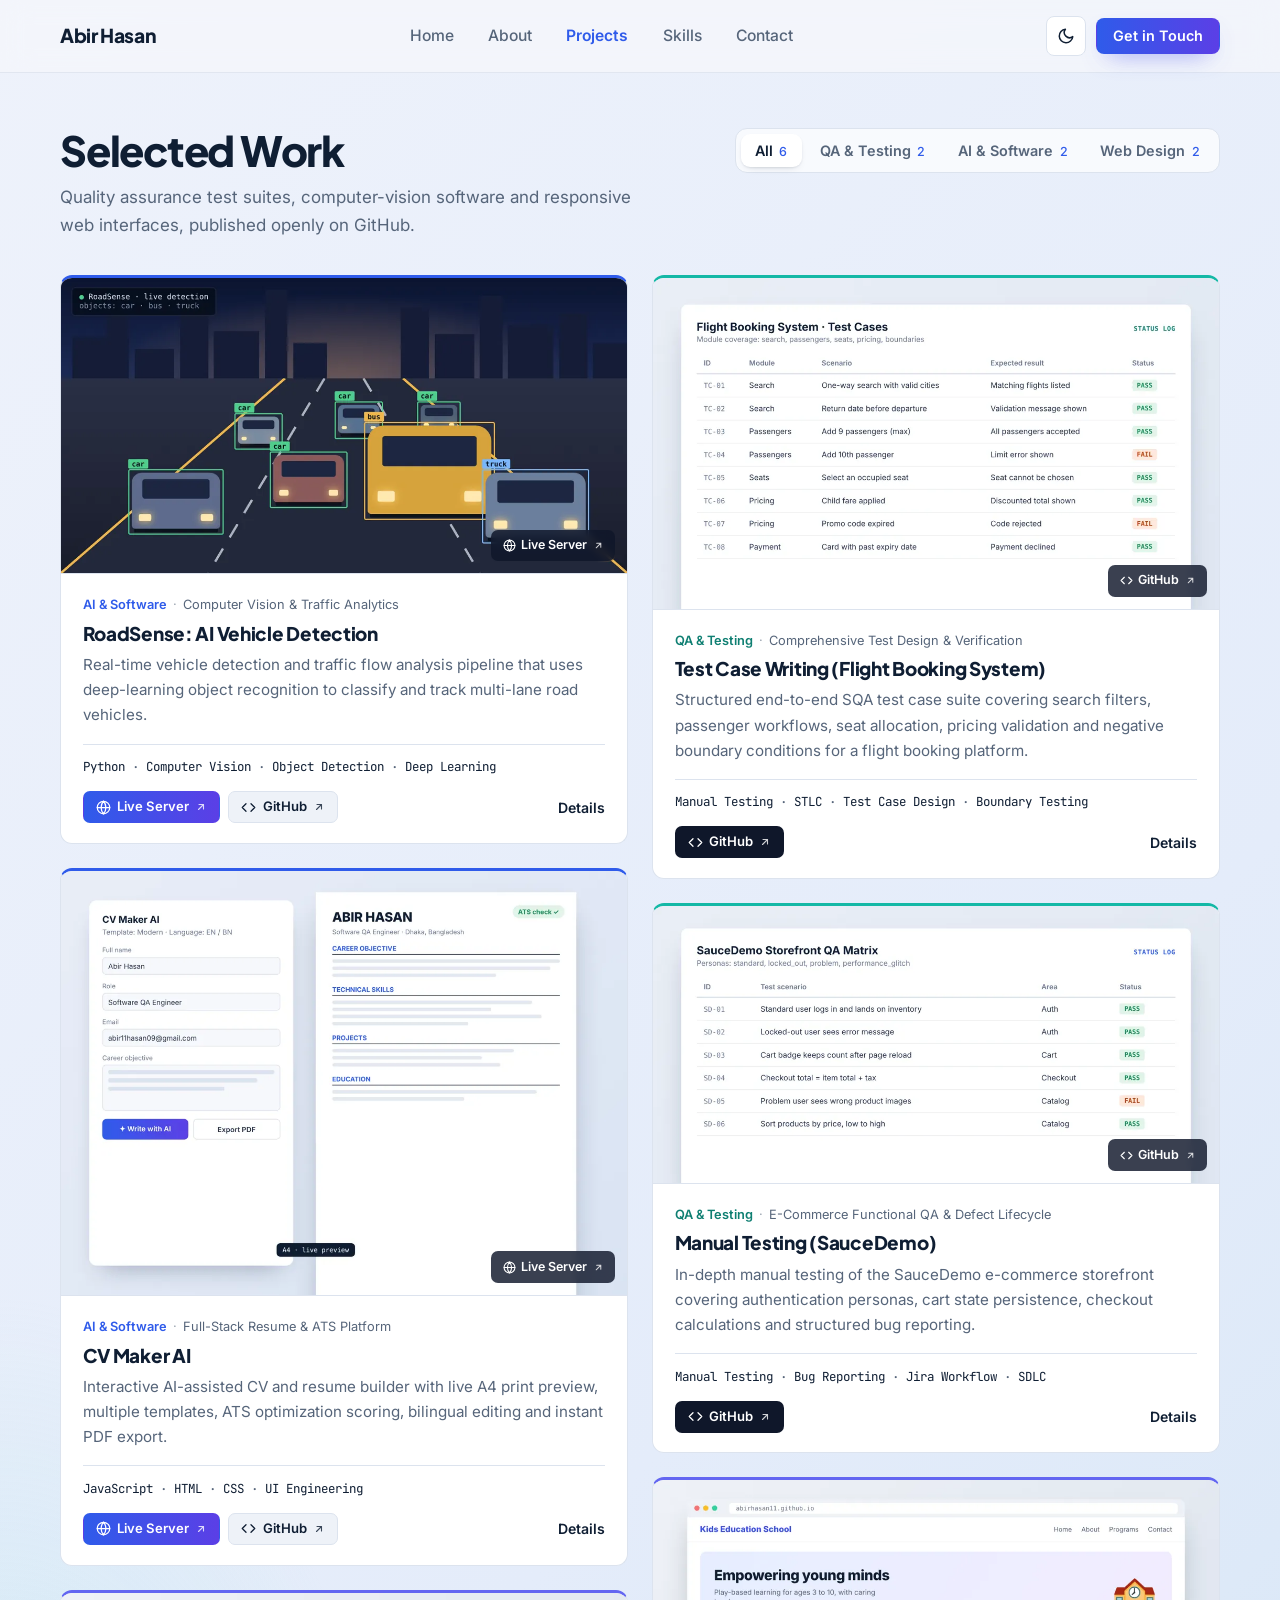
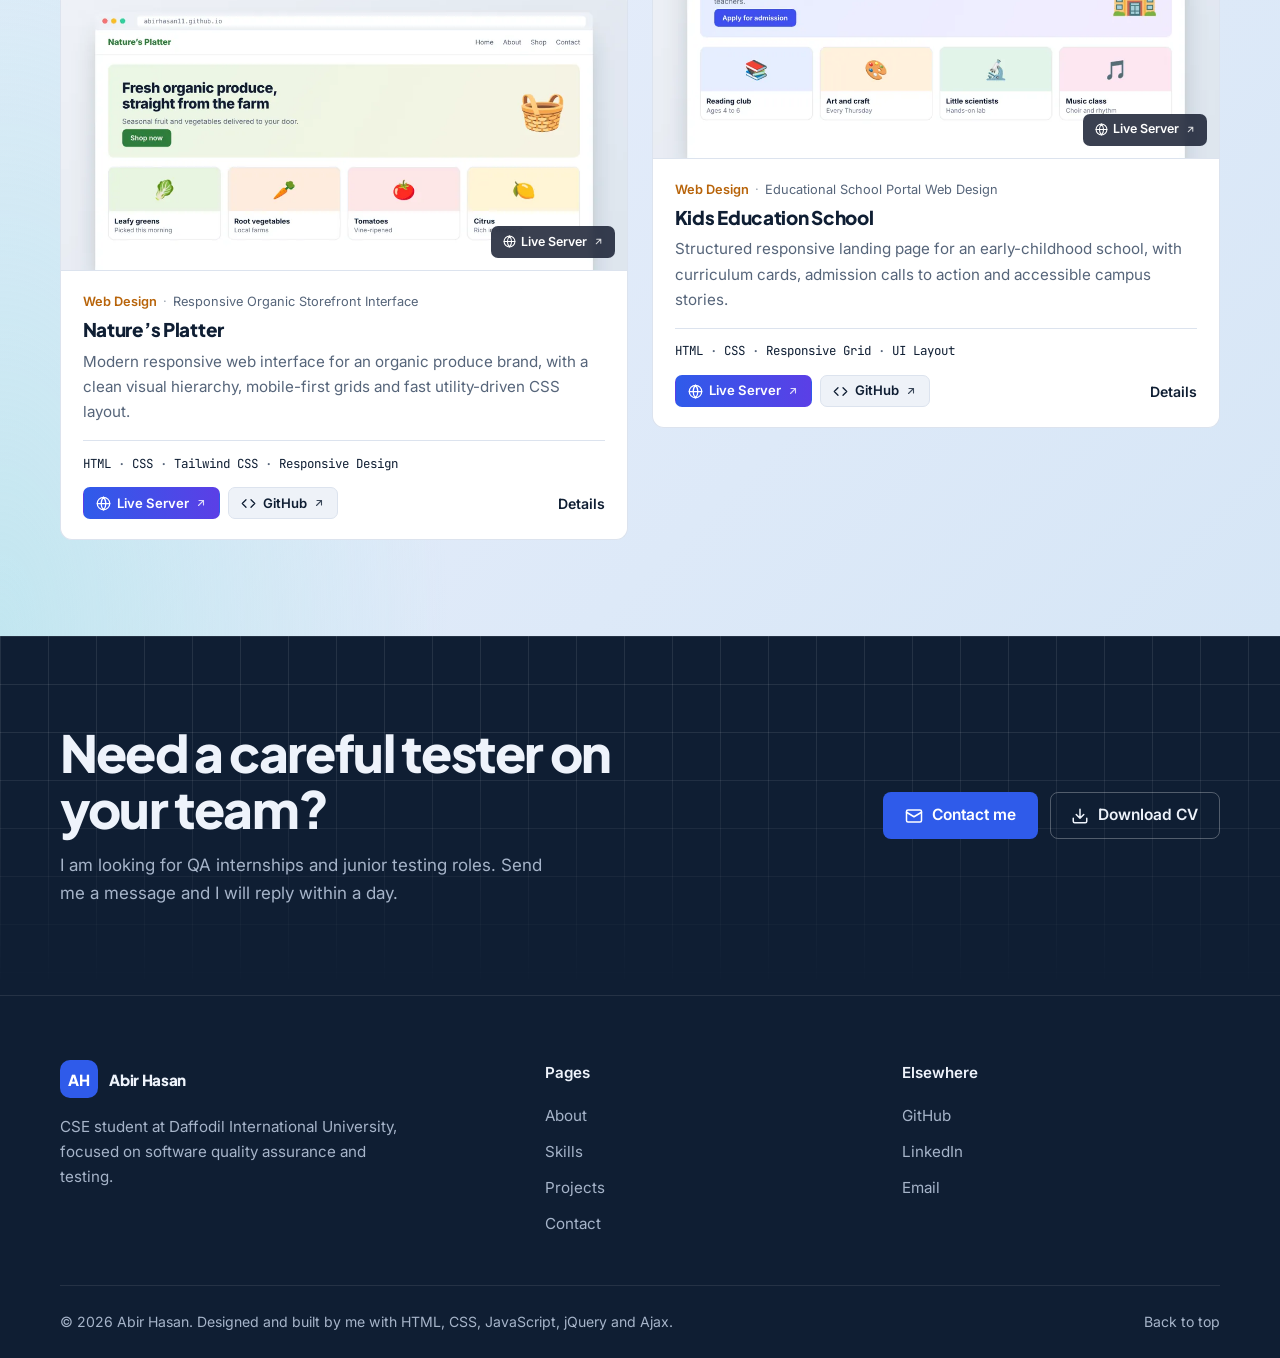
<file: abir-hasan-portfolio/projects.html>
<!DOCTYPE html>
<html lang="en" data-theme="light">
<head>
  <meta charset="UTF-8">
  <meta name="viewport" content="width=device-width, initial-scale=1">
  <title>Projects | Abir Hasan</title>
  <meta name="description" content="Selected work by Abir Hasan: QA test suites, computer-vision software and responsive web interfaces.">
  <meta name="author" content="Abir Hasan">
  <link rel="icon" href="data:image/svg+xml,<svg xmlns='http://www.w3.org/2000/svg' viewBox='0 0 64 64'><rect width='64' height='64' rx='14' fill='%232f5bea'/><text x='50%25' y='56%25' font-family='Arial' font-weight='700' font-size='26' fill='white' text-anchor='middle' dominant-baseline='middle'>AH</text></svg>">
  <link rel="preconnect" href="https://fonts.googleapis.com">
  <link rel="preconnect" href="https://fonts.gstatic.com" crossorigin>
  <link href="https://fonts.googleapis.com/css2?family=Plus+Jakarta+Sans:wght@500;600;700;800&family=Inter:wght@400;500;600;700&family=JetBrains+Mono:wght@400;700&display=swap" rel="stylesheet">
  <link rel="stylesheet" href="css/style.css">
</head>
<body>
  <div class="progress" id="progress" aria-hidden="true"></div>
  <a class="sr-only" href="#main">Skip to content</a>
  <header class="site-header">
    <nav class="nav container" aria-label="Main">
      <a class="brand" href="index.html">Abir Hasan</a>
      <ul class="nav-links" id="navLinks">
        <li><a href="index.html">Home</a></li>
        <li><a href="about.html">About</a></li>
        <li><a href="projects.html">Projects</a></li>
        <li><a href="skills.html">Skills</a></li>
        <li><a href="contact.html">Contact</a></li>
      </ul>
      <div class="nav-tools">
        <button class="icon-btn" id="themeToggle" type="button" aria-label="Switch to dark mode"></button>
        <a class="btn btn-grad btn-sm nav-cta" href="contact.html">Get in Touch</a>
        <button class="icon-btn menu-toggle" id="menuToggle" type="button" aria-label="Open menu" aria-expanded="false" aria-controls="navLinks"><svg viewBox="0 0 24 24" fill="none" stroke="currentColor" stroke-width="2" stroke-linecap="round"><path d="M4 7h16M4 12h16M4 17h16"/></svg></button>
      </div>
    </nav>
  </header>

  <main id="main">

    <section class="section soft first">
      <div class="container">
        <div class="work-head">
          <div>
            <h1>Selected Work</h1>
            <p>Quality assurance test suites, computer-vision software and responsive web interfaces, published openly on GitHub.</p>
          </div>
          <div class="tabs" role="group" aria-label="Filter projects">
            <button class="filter-btn" type="button" data-filter="all" aria-pressed="true">All <span class="n"></span></button>
            <button class="filter-btn" type="button" data-filter="testing" aria-pressed="false">QA &amp; Testing <span class="n"></span></button>
            <button class="filter-btn" type="button" data-filter="ai" aria-pressed="false">AI &amp; Software <span class="n"></span></button>
            <button class="filter-btn" type="button" data-filter="web" aria-pressed="false">Web Design <span class="n"></span></button>
          </div>
        </div>
        <p class="sr-only" id="projectCount" aria-live="polite"></p>
        <div id="projectStatus"></div>
        <div class="masonry" id="projectGrid"><p>Loading projects…</p></div>
      </div>
    </section>
    <section class="band cta">
      <div class="container">
        <div>
          <h2>Need a careful tester on your team?</h2>
          <p>I am looking for QA internships and junior testing roles. Send me a message and I will reply within a day.</p>
        </div>
        <div class="hero-actions">
          <a class="btn btn-primary" href="contact.html"><svg viewBox="0 0 24 24" fill="none" stroke="currentColor" stroke-width="2" stroke-linecap="round" stroke-linejoin="round"><rect x="2" y="4" width="20" height="16" rx="2"/><path d="m22 7-10 6L2 7"/></svg>Contact me</a>
          <a class="btn btn-light cv-link" href="assets/Abir-Hasan-CV.pdf" download><svg viewBox="0 0 24 24" fill="none" stroke="currentColor" stroke-width="2" stroke-linecap="round" stroke-linejoin="round"><path d="M21 15v4a2 2 0 0 1-2 2H5a2 2 0 0 1-2-2v-4M7 10l5 5 5-5M12 15V3"/></svg>Download CV</a>
        </div>
      </div>
    </section>
  </main>

  <footer class="site-footer">
    <div class="container">
      <div class="footer-top">
        <div>
          <a class="brand" href="index.html"><span class="brand-mark">AH</span>Abir Hasan</a>
          <p>CSE student at Daffodil International University, focused on software quality assurance and testing.</p>
        </div>
        <div>
          <h4>Pages</h4>
          <ul>
            <li><a href="about.html">About</a></li>
            <li><a href="skills.html">Skills</a></li>
            <li><a href="projects.html">Projects</a></li>
            <li><a href="contact.html">Contact</a></li>
          </ul>
        </div>
        <div>
          <h4>Elsewhere</h4>
          <ul>
            <li><a href="https://github.com/abirhasan11" target="_blank" rel="noopener">GitHub</a></li>
            <li><a href="https://www.linkedin.com/in/abirhasan11/" target="_blank" rel="noopener">LinkedIn</a></li>
            <li><a href="mailto:abir11hasan09@gmail.com">Email</a></li>
          </ul>
        </div>
      </div>
      <div class="footer-bottom">
        <span>© <span class="year">2026</span> Abir Hasan. Designed and built by me with HTML, CSS, JavaScript, jQuery and Ajax.</span>
        <button class="to-top" type="button">Back to top</button>
      </div>
    </div>
  </footer>

  <div class="modal" id="projectModal" role="dialog" aria-modal="true" aria-labelledby="modalTitle" aria-hidden="true">
    <div class="modal-box">
      <button class="modal-close" type="button" aria-label="Close project details"><svg viewBox="0 0 24 24" fill="none" stroke="currentColor" stroke-width="2" stroke-linecap="round"><path d="M18 6 6 18M6 6l12 12"/></svg></button>
      <div id="modalContent"></div>
    </div>
  </div>

  <script src="js/jquery-3.7.1.min.js"></script>
  <script src="js/fallback-data.js"></script>
  <script src="js/main.js"></script>
</body>
</html>
</file>
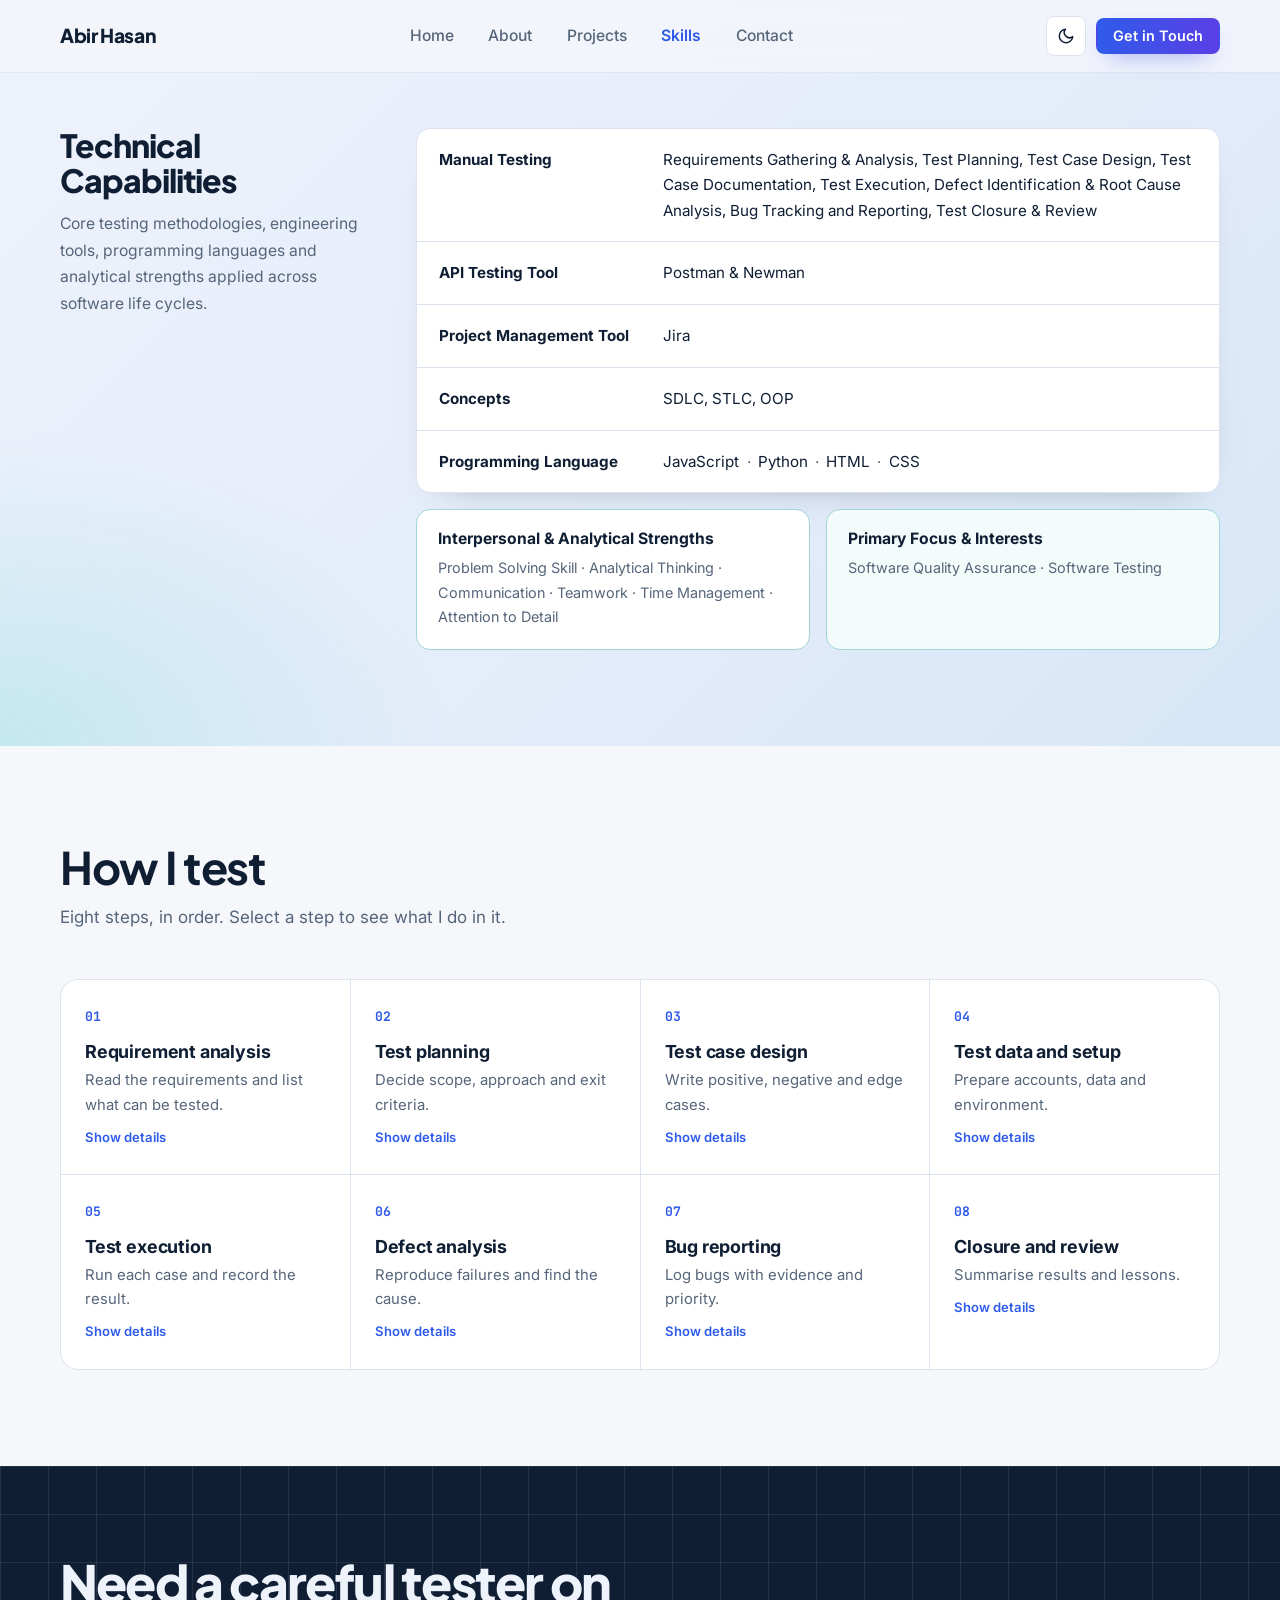
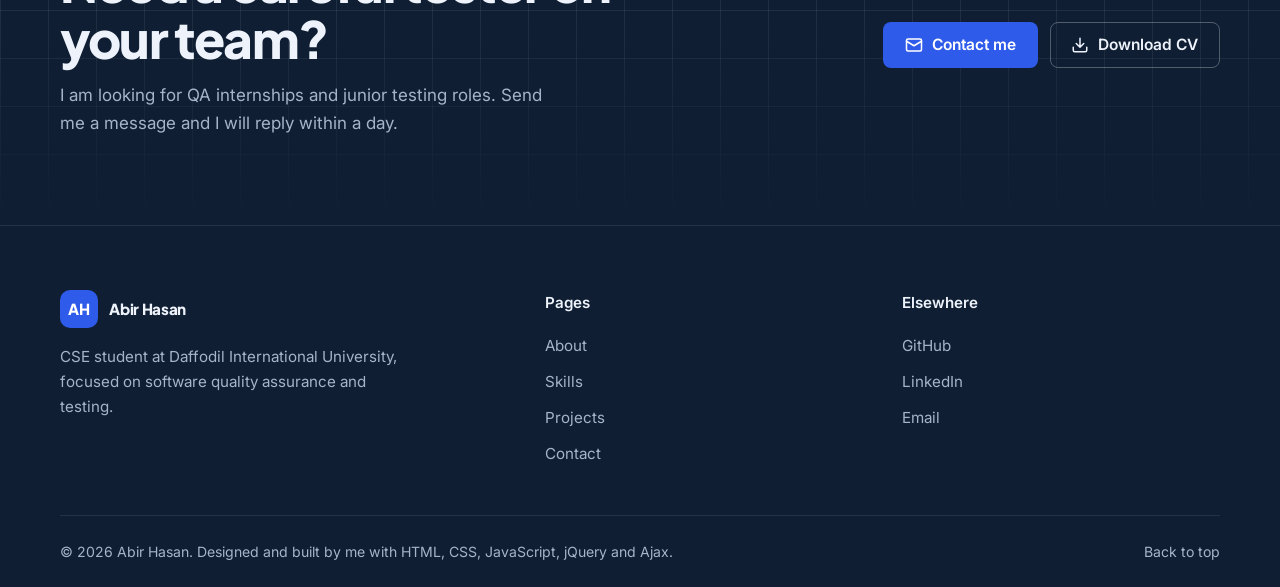
<file: abir-hasan-portfolio/skills.html>
<!DOCTYPE html>
<html lang="en" data-theme="light">
<head>
  <meta charset="UTF-8">
  <meta name="viewport" content="width=device-width, initial-scale=1">
  <title>Skills | Abir Hasan</title>
  <meta name="description" content="Technical capabilities and academic background of Abir Hasan.">
  <meta name="author" content="Abir Hasan">
  <link rel="icon" href="data:image/svg+xml,<svg xmlns='http://www.w3.org/2000/svg' viewBox='0 0 64 64'><rect width='64' height='64' rx='14' fill='%232f5bea'/><text x='50%25' y='56%25' font-family='Arial' font-weight='700' font-size='26' fill='white' text-anchor='middle' dominant-baseline='middle'>AH</text></svg>">
  <link rel="preconnect" href="https://fonts.googleapis.com">
  <link rel="preconnect" href="https://fonts.gstatic.com" crossorigin>
  <link href="https://fonts.googleapis.com/css2?family=Plus+Jakarta+Sans:wght@500;600;700;800&family=Inter:wght@400;500;600;700&family=JetBrains+Mono:wght@400;700&display=swap" rel="stylesheet">
  <link rel="stylesheet" href="css/style.css">
</head>
<body>
  <div class="progress" id="progress" aria-hidden="true"></div>
  <a class="sr-only" href="#main">Skip to content</a>
  <header class="site-header">
    <nav class="nav container" aria-label="Main">
      <a class="brand" href="index.html">Abir Hasan</a>
      <ul class="nav-links" id="navLinks">
        <li><a href="index.html">Home</a></li>
        <li><a href="about.html">About</a></li>
        <li><a href="projects.html">Projects</a></li>
        <li><a href="skills.html">Skills</a></li>
        <li><a href="contact.html">Contact</a></li>
      </ul>
      <div class="nav-tools">
        <button class="icon-btn" id="themeToggle" type="button" aria-label="Switch to dark mode"></button>
        <a class="btn btn-grad btn-sm nav-cta" href="contact.html">Get in Touch</a>
        <button class="icon-btn menu-toggle" id="menuToggle" type="button" aria-label="Open menu" aria-expanded="false" aria-controls="navLinks"><svg viewBox="0 0 24 24" fill="none" stroke="currentColor" stroke-width="2" stroke-linecap="round"><path d="M4 7h16M4 12h16M4 17h16"/></svg></button>
      </div>
    </nav>
  </header>

  <main id="main">

    <section class="section soft first">
      <div class="container">
        <div class="split">
          <div class="split-side">
            <h1 class="h2">Technical Capabilities</h1>
            <p>Core testing methodologies, engineering tools, programming languages and analytical strengths applied across software life cycles.</p>
          </div>
          <div>
            <dl class="cap-table">
              <div><dt>Manual Testing</dt><dd>Requirements Gathering &amp; Analysis, Test Planning, Test Case Design, Test Case Documentation, Test Execution, Defect Identification &amp; Root Cause Analysis, Bug Tracking and Reporting, Test Closure &amp; Review</dd></div>
              <div><dt>API Testing Tool</dt><dd>Postman &amp; Newman</dd></div>
              <div><dt>Project Management Tool</dt><dd>Jira</dd></div>
              <div><dt>Concepts</dt><dd>SDLC, STLC, OOP</dd></div>
              <div><dt>Programming Language</dt><dd>JavaScript<span class="dot">·</span>Python<span class="dot">·</span>HTML<span class="dot">·</span>CSS</dd></div>
            </dl>
            <div class="cap-mini">
              <div><h3>Interpersonal &amp; Analytical Strengths</h3><p>Problem Solving Skill · Analytical Thinking · Communication · Teamwork · Time Management · Attention to Detail</p></div>
              <div class="alt"><h3>Primary Focus &amp; Interests</h3><p>Software Quality Assurance · Software Testing</p></div>
            </div>
          </div>
        </div>
      </div>
    </section>

    <section class="section">
      <div class="container">
        <div class="section-head"><div><h2>How I test</h2><p>Eight steps, in order. Select a step to see what I do in it.</p></div></div>
        <ol class="process interactive"><li><h3>Requirement analysis</h3><p>Read the requirements and list what can be tested.</p><p class="more">I note unclear or missing requirements and ask about them before writing any tests.</p><span class="hint">Show details</span></li><li><h3>Test planning</h3><p>Decide scope, approach and exit criteria.</p><p class="more">I set what is in and out of scope, which types of testing to run, and when testing counts as done.</p><span class="hint">Show details</span></li><li><h3>Test case design</h3><p>Write positive, negative and edge cases.</p><p class="more">Each case has a clear precondition, steps and an expected result so anyone can run it.</p><span class="hint">Show details</span></li><li><h3>Test data and setup</h3><p>Prepare accounts, data and environment.</p><p class="more">I gather the data each case needs, such as valid and invalid users, before execution starts.</p><span class="hint">Show details</span></li><li><h3>Test execution</h3><p>Run each case and record the result.</p><p class="more">I compare actual with expected results and mark every case as passed or failed.</p><span class="hint">Show details</span></li><li><h3>Defect analysis</h3><p>Reproduce failures and find the cause.</p><p class="more">I narrow down when and why a failure happens so developers can fix it quickly.</p><span class="hint">Show details</span></li><li><h3>Bug reporting</h3><p>Log bugs with evidence and priority.</p><p class="more">Every bug gets steps to reproduce, expected and actual results, screenshots, severity and priority, tracked in Jira.</p><span class="hint">Show details</span></li><li><h3>Closure and review</h3><p>Summarise results and lessons.</p><p class="more">I report coverage, open bugs and what to improve in the next test cycle.</p><span class="hint">Show details</span></li></ol>
      </div>
    </section>
    <section class="band cta">
      <div class="container">
        <div>
          <h2>Need a careful tester on your team?</h2>
          <p>I am looking for QA internships and junior testing roles. Send me a message and I will reply within a day.</p>
        </div>
        <div class="hero-actions">
          <a class="btn btn-primary" href="contact.html"><svg viewBox="0 0 24 24" fill="none" stroke="currentColor" stroke-width="2" stroke-linecap="round" stroke-linejoin="round"><rect x="2" y="4" width="20" height="16" rx="2"/><path d="m22 7-10 6L2 7"/></svg>Contact me</a>
          <a class="btn btn-light cv-link" href="assets/Abir-Hasan-CV.pdf" download><svg viewBox="0 0 24 24" fill="none" stroke="currentColor" stroke-width="2" stroke-linecap="round" stroke-linejoin="round"><path d="M21 15v4a2 2 0 0 1-2 2H5a2 2 0 0 1-2-2v-4M7 10l5 5 5-5M12 15V3"/></svg>Download CV</a>
        </div>
      </div>
    </section>
  </main>

  <footer class="site-footer">
    <div class="container">
      <div class="footer-top">
        <div>
          <a class="brand" href="index.html"><span class="brand-mark">AH</span>Abir Hasan</a>
          <p>CSE student at Daffodil International University, focused on software quality assurance and testing.</p>
        </div>
        <div>
          <h4>Pages</h4>
          <ul>
            <li><a href="about.html">About</a></li>
            <li><a href="skills.html">Skills</a></li>
            <li><a href="projects.html">Projects</a></li>
            <li><a href="contact.html">Contact</a></li>
          </ul>
        </div>
        <div>
          <h4>Elsewhere</h4>
          <ul>
            <li><a href="https://github.com/abirhasan11" target="_blank" rel="noopener">GitHub</a></li>
            <li><a href="https://www.linkedin.com/in/abirhasan11/" target="_blank" rel="noopener">LinkedIn</a></li>
            <li><a href="mailto:abir11hasan09@gmail.com">Email</a></li>
          </ul>
        </div>
      </div>
      <div class="footer-bottom">
        <span>© <span class="year">2026</span> Abir Hasan. Designed and built by me with HTML, CSS, JavaScript, jQuery and Ajax.</span>
        <button class="to-top" type="button">Back to top</button>
      </div>
    </div>
  </footer>

  <div class="modal" id="projectModal" role="dialog" aria-modal="true" aria-labelledby="modalTitle" aria-hidden="true">
    <div class="modal-box">
      <button class="modal-close" type="button" aria-label="Close project details"><svg viewBox="0 0 24 24" fill="none" stroke="currentColor" stroke-width="2" stroke-linecap="round"><path d="M18 6 6 18M6 6l12 12"/></svg></button>
      <div id="modalContent"></div>
    </div>
  </div>

  <script src="js/jquery-3.7.1.min.js"></script>
  <script src="js/fallback-data.js"></script>
  <script src="js/main.js"></script>
</body>
</html>
</file>
<file: abir-hasan-portfolio/css/style.css>
/* ==========================================================
   Abir Hasan | Portfolio
   Visual idea: a software tester's portfolio built like a
   well-run test report. Cobalt = primary action,
   green = passed, amber = defect / attention.
   ========================================================== */

:root {
  --paper: #f5f7fb;
  --surface: #ffffff;
  --surface-2: #eef2f8;
  --ink: #0f1e33;
  --muted: #56657a;
  --line: #dce3ee;
  --cobalt: #2f5bea;
  --cobalt-ink: #2249c9;
  --cobalt-soft: #e7edff;
  --pass: #1a8f57;
  --pass-soft: #e1f4ea;
  --flag: #b77a07;
  --flag-soft: #fcf1da;

  /* the dark "report header" bands stay dark in both themes */
  --hero: #0f1e33;
  --hero-2: #162a49;
  --hero-ink: #eef3fb;
  --hero-muted: #a6b4c9;
  --hero-line: rgba(255, 255, 255, 0.09);

  --display: "Plus Jakarta Sans", "Segoe UI", system-ui, sans-serif;
  --body: "Inter", "Segoe UI", system-ui, sans-serif;
  --mono: "JetBrains Mono", Consolas, monospace;

  --r-lg: 18px;
  --r-md: 12px;
  --r-sm: 8px;
  --max: 1160px;
  --shadow: 0 1px 2px rgba(15, 30, 51, 0.06), 0 8px 24px -12px rgba(15, 30, 51, 0.18);
  color-scheme: light;
}

:root[data-theme="dark"] {
  --paper: #0a1322;
  --surface: #101d31;
  --surface-2: #15243c;
  --ink: #e8eef7;
  --muted: #9aa9bf;
  --line: #213149;
  --cobalt: #7090ff;
  --cobalt-ink: #93abff;
  --cobalt-soft: #1a2a55;
  --pass: #4fcf8c;
  --pass-soft: #12321f;
  --flag: #f2b84b;
  --flag-soft: #3a2c10;
  --hero: #060d19;
  --hero-2: #0d1a2e;
  --shadow: 0 1px 2px rgba(0, 0, 0, 0.3), 0 10px 28px -14px rgba(0, 0, 0, 0.7);
  color-scheme: dark;
}

*, *::before, *::after { box-sizing: border-box; }
html { scroll-behavior: smooth; }

body {
  margin: 0;
  font-family: var(--body);
  font-size: 1.0625rem;
  line-height: 1.65;
  color: var(--ink);
  background: var(--paper);
  -webkit-font-smoothing: antialiased;
}

img { max-width: 100%; display: block; }
a { color: inherit; }
h1, h2, h3 { font-family: var(--display); line-height: 1.1; margin: 0; }
p { margin: 0; }

:focus-visible { outline: 3px solid var(--flag); outline-offset: 3px; border-radius: 4px; }

.container { width: min(100% - 2.5rem, var(--max)); margin-inline: auto; }

.sr-only {
  position: absolute; width: 1px; height: 1px; padding: 0; margin: -1px;
  overflow: hidden; clip: rect(0 0 0 0); white-space: nowrap; border: 0;
}

/* ---------- Scroll progress ---------- */
.progress {
  position: fixed;
  top: 0; left: 0;
  height: 3px;
  width: 0;
  background: var(--cobalt);
  z-index: 60;
}

/* ---------- Header (light glass bar, all pages) ---------- */
.site-header {
  position: fixed;
  top: 0; left: 0; right: 0;
  z-index: 50;
  color: var(--ink);
  background: color-mix(in srgb, var(--paper) 78%, transparent);
  backdrop-filter: blur(14px);
  -webkit-backdrop-filter: blur(14px);
  border-bottom: 1px solid color-mix(in srgb, var(--line) 80%, transparent);
  transition: box-shadow .25s;
}
.site-header.scrolled { box-shadow: 0 6px 24px -16px rgba(15, 30, 51, .35); }

.nav { display: flex; align-items: center; gap: 2rem; height: 72px; }
.brand {
  display: flex;
  align-items: center;
  gap: .7rem;
  text-decoration: none;
  font-family: var(--display);
  font-weight: 800;
  font-size: 1.2rem;
  letter-spacing: -0.02em;
}
.brand-mark {
  width: 38px; height: 38px;
  display: grid; place-items: center;
  border-radius: 10px;
  background: var(--cobalt);
  color: #fff;
  font-size: .95rem;
}
.nav-links { display: flex; gap: .35rem; list-style: none; margin: 0 auto; padding: 0; }
.nav-links a {
  display: block;
  padding: .5rem .9rem;
  border-radius: var(--r-sm);
  text-decoration: none;
  font-weight: 500;
  font-size: .98rem;
  color: var(--muted);
}
.nav-links a:hover { color: var(--ink); background: var(--surface-2); }
.nav-links a.active { color: var(--cobalt); font-weight: 600; }

.nav-tools { display: flex; align-items: center; gap: .6rem; }
.icon-btn {
  width: 40px; height: 40px;
  display: grid; place-items: center;
  border-radius: var(--r-sm);
  border: 1px solid var(--line);
  background: var(--surface);
  color: var(--ink);
  cursor: pointer;
}
.icon-btn:hover { background: var(--surface-2); }
.icon-btn svg { width: 18px; height: 18px; }
.menu-toggle { display: none; }

@media (max-width: 900px) {
  .nav { gap: 1rem; }
  .menu-toggle { display: grid; }
  .nav-tools { margin-left: auto; }
  .nav-cta { display: none; }
  .nav-links {
    display: none;
    position: absolute;
    top: 72px; left: 0; right: 0;
    flex-direction: column;
    margin: 0;
    padding: .75rem 1.25rem 1.25rem;
    background: var(--paper);
    border-bottom: 1px solid var(--line);
  }
  .nav-links.open { display: flex; }
  .nav-links a { padding: .8rem .9rem; }
}

/* ---------- Buttons ---------- */
.btn {
  display: inline-flex;
  align-items: center;
  justify-content: center;
  gap: .55rem;
  padding: .8rem 1.3rem;
  border-radius: var(--r-sm);
  font-family: var(--body);
  font-weight: 600;
  font-size: .97rem;
  line-height: 1.2;
  text-decoration: none;
  border: 1px solid transparent;
  cursor: pointer;
  transition: background-color .2s, border-color .2s, color .2s;
}
.btn svg { width: 18px; height: 18px; flex: none; }
.btn-primary { background: var(--cobalt); color: #fff; }
.btn-primary:hover { background: var(--cobalt-ink); }
.btn-light { border-color: rgba(255,255,255,.28); color: var(--hero-ink); background: transparent; }
.btn-light:hover { background: var(--hero-line); border-color: rgba(255,255,255,.5); }
.btn-outline { border-color: var(--line); color: var(--ink); background: var(--surface); }
.btn-outline:hover { border-color: var(--cobalt); color: var(--cobalt); }
.btn-grad {
  background: linear-gradient(90deg, #2f5bea 0%, #5b3fe6 100%);
  color: #fff;
  box-shadow: 0 10px 24px -12px rgba(63, 77, 234, .7);
}
.btn-grad:hover { filter: brightness(1.08); }
.btn-sm { padding: .55rem 1rem; font-size: .9rem; }

/* ---------- Dark bands (hero + page heads) ---------- */
.band {
  position: relative;
  background: var(--hero);
  color: var(--hero-ink);
  overflow: hidden;
  isolation: isolate;
}
/* graph-paper grid: the test-report motif */
.band::before {
  content: "";
  position: absolute;
  inset: 0;
  z-index: -1;
  background-image:
    linear-gradient(var(--hero-line) 1px, transparent 1px),
    linear-gradient(90deg, var(--hero-line) 1px, transparent 1px);
  background-size: 48px 48px;
  mask-image: linear-gradient(to bottom, #000 30%, transparent 100%);
  -webkit-mask-image: linear-gradient(to bottom, #000 30%, transparent 100%);
}

/* ---------- Home hero ---------- */
.hero { padding: 140px 0 0; }
.hero-grid {
  display: grid;
  grid-template-columns: 1.1fr .9fr;
  gap: 3rem;
  align-items: end;
}
.hero-grid > * { min-width: 0; }
.hero-copy { padding-bottom: 5.5rem; }

.status-pill {
  display: inline-flex;
  align-items: center;
  gap: .55rem;
  padding: .35rem .85rem .35rem .65rem;
  border-radius: 99px;
  border: 1px solid var(--hero-line);
  background: rgba(255,255,255,.04);
  font-size: .88rem;
  color: var(--hero-muted);
  margin-bottom: 1.6rem;
}
.pulse {
  width: 9px; height: 9px;
  border-radius: 50%;
  background: #4fcf8c;
  box-shadow: 0 0 0 0 rgba(79, 207, 140, .6);
  animation: pulse 2.4s infinite;
}
@keyframes pulse {
  70% { box-shadow: 0 0 0 9px rgba(79, 207, 140, 0); }
  100% { box-shadow: 0 0 0 0 rgba(79, 207, 140, 0); }
}

.hero h1 {
  font-size: clamp(3rem, 8vw, 6rem);
  font-weight: 800;
  letter-spacing: -0.04em;
  line-height: .95;
}
.hero .role {
  font-family: var(--display);
  font-size: clamp(1.35rem, 2.6vw, 1.9rem);
  font-weight: 500;
  color: var(--hero-muted);
  margin: 1rem 0 1.4rem;
  letter-spacing: -0.01em;
}
.hero .lead { color: var(--hero-muted); max-width: 50ch; font-size: 1.08rem; margin-bottom: 2rem; }
.hero-actions { display: flex; flex-wrap: wrap; gap: .75rem; }

.socials { display: flex; gap: .5rem; margin-top: 2rem; }
.socials a {
  width: 42px; height: 42px;
  display: grid; place-items: center;
  border-radius: 50%;
  border: 1px solid var(--hero-line);
  color: var(--hero-muted);
}
.socials a:hover { color: #fff; border-color: rgba(255,255,255,.4); }
.socials svg { width: 18px; height: 18px; }

.hero-visual { position: relative; align-self: end; }
.hero-visual .halo {
  position: absolute;
  left: 8%; right: 8%; bottom: 0;
  height: 78%;
  border-radius: 220px 220px 0 0;
  background: linear-gradient(180deg, var(--cobalt) 0%, #1c3a9e 100%);
  z-index: 0;
}
.hero-visual img { position: relative; z-index: 1; width: 88%; margin-inline: auto; }

.console {
  position: absolute;
  z-index: 2;
  left: -26%;
  bottom: 5%;
  width: min(340px, 92%);
  background: rgba(8, 15, 28, 0.94);
  border: 1px solid rgba(255,255,255,.1);
  border-radius: var(--r-md);
  box-shadow: 0 24px 48px -16px rgba(0,0,0,.55);
  font-family: var(--mono);
  font-size: .8rem;
  line-height: 1.75;
  color: #dce4f0;
  overflow: hidden;
}
.console-bar {
  display: flex;
  align-items: center;
  gap: .4rem;
  padding: .55rem .85rem;
  border-bottom: 1px solid rgba(255,255,255,.08);
  color: #8193ad;
  font-size: .75rem;
}
.console-bar i { width: 9px; height: 9px; border-radius: 50%; background: #2b3a52; }
.console-bar span { margin-left: .4rem; }
.console-bar button {
  margin-left: auto;
  font: inherit;
  color: #dce4f0;
  background: rgba(255,255,255,.08);
  border: 0;
  border-radius: 4px;
  padding: .1rem .55rem;
  cursor: pointer;
}
.console-bar button:disabled { opacity: .45; cursor: default; }
.console-body { padding: .8rem 1rem 1rem; min-height: 14.2rem; overflow-x: auto; }
.console-line { white-space: pre; }
.console-line .ok { color: #4fcf8c; }
.console-line .key { color: #8193ad; }
.console-line.cmd { color: #f2b84b; }
.console-line.summary { color: #4fcf8c; font-weight: 700; margin-top: .3rem; }

@media (max-width: 900px) {
  .hero { padding-top: 112px; }
  .hero-grid { grid-template-columns: 1fr; gap: 0; }
  .hero-copy { padding-bottom: 2.5rem; }
  .hero-visual { max-width: 460px; width: 100%; margin-inline: auto; }
  .console { left: 0; bottom: 6%; }
}
@media (max-width: 480px) {
  .console { position: relative; width: 100%; margin-top: -2rem; left: 0; bottom: 0; }
}

/* tools strip under the hero */
.toolstrip {
  border-top: 1px solid var(--hero-line);
  background: var(--hero-2);
  position: relative;
  z-index: 3;
}
.toolstrip .container {
  display: flex;
  flex-wrap: wrap;
  align-items: center;
  gap: .75rem 2.25rem;
  padding: 1.25rem 0;
  color: var(--hero-muted);
  font-size: .92rem;
}
.toolstrip strong { color: var(--hero-ink); font-weight: 600; margin-right: .5rem; }
.toolstrip span { display: inline-flex; align-items: center; gap: .45rem; font-weight: 500; }
.toolstrip span svg { width: 16px; height: 16px; opacity: .8; }

/* ---------- Page head (inner pages) ---------- */
.page-head { padding: 150px 0 4rem; }
.page-head .crumb { color: var(--hero-muted); font-size: .92rem; margin-bottom: .9rem; }
.page-head .crumb a { text-decoration: none; }
.page-head .crumb a:hover { color: #fff; }
.page-head h1 { font-size: clamp(2.6rem, 6vw, 4.2rem); font-weight: 800; letter-spacing: -0.035em; }
.page-head p.sub { color: var(--hero-muted); max-width: 58ch; margin-top: 1rem; font-size: 1.1rem; }
@media (max-width: 900px) { .page-head { padding-top: 120px; padding-bottom: 3rem; } }

/* ---------- Sections ---------- */
.section { padding: 6rem 0; }
.section.tight { padding: 4rem 0; }
.section.alt { background: var(--surface-2); }

.section-head {
  display: flex;
  flex-wrap: wrap;
  align-items: end;
  justify-content: space-between;
  gap: 1.25rem 2rem;
  margin-bottom: 3rem;
}
.section-head h2 { font-size: clamp(2rem, 4vw, 2.8rem); font-weight: 700; letter-spacing: -0.03em; }
.section-head p { color: var(--muted); max-width: 52ch; margin-top: .75rem; }
.section-head .link {
  font-weight: 600;
  color: var(--cobalt);
  text-decoration: none;
  white-space: nowrap;
}
.section-head .link:hover { text-decoration: underline; }

/* ---------- Services (what I do) ---------- */
.services { display: grid; grid-template-columns: repeat(3, 1fr); gap: 1.25rem; }
.service {
  background: var(--surface);
  border: 1px solid var(--line);
  border-radius: var(--r-lg);
  padding: 2rem;
}
.service .ico {
  width: 48px; height: 48px;
  display: grid; place-items: center;
  border-radius: var(--r-md);
  background: var(--cobalt-soft);
  color: var(--cobalt);
  margin-bottom: 1.4rem;
}
.service:nth-child(2) .ico { background: var(--pass-soft); color: var(--pass); }
.service:nth-child(3) .ico { background: var(--flag-soft); color: var(--flag); }
.service .ico svg { width: 24px; height: 24px; }
.service h3 { font-size: 1.35rem; font-weight: 700; letter-spacing: -0.01em; margin-bottom: .6rem; }
.service p { color: var(--muted); font-size: .98rem; margin-bottom: 1.2rem; }
.service ul { list-style: none; padding: 0; margin: 0; border-top: 1px solid var(--line); }
.service li {
  display: flex;
  align-items: center;
  gap: .6rem;
  padding: .6rem 0;
  border-bottom: 1px solid var(--line);
  font-size: .95rem;
  font-weight: 500;
}
.service li:last-child { border-bottom: 0; }
.service li svg { width: 16px; height: 16px; color: var(--pass); flex: none; }
@media (max-width: 900px) { .services { grid-template-columns: 1fr; } }

/* ---------- Project visuals (pure CSS illustrations) ---------- */
.pv {
  position: relative;
  aspect-ratio: 16 / 10;
  border-radius: var(--r-md);
  overflow: hidden;
  background: var(--surface-2);
  border: 1px solid var(--line);
  padding: 7%;
  display: flex;
  align-items: center;
  justify-content: center;
}
.pv-card {
  width: 100%;
  background: var(--surface);
  border: 1px solid var(--line);
  border-radius: var(--r-sm);
  box-shadow: var(--shadow);
  overflow: hidden;
  font-size: .72rem;
}
.pv-card .bar {
  display: flex; gap: 5px; align-items: center;
  padding: .45rem .65rem;
  border-bottom: 1px solid var(--line);
  color: var(--muted);
  font-family: var(--mono);
  font-size: .66rem;
}
.pv-card .bar i { width: 7px; height: 7px; border-radius: 50%; background: var(--line); }
.pv-card .bar span { margin-left: .35rem; white-space: nowrap; overflow: hidden; text-overflow: ellipsis; }

/* testing: a mini test-case table */
.pv-rows { padding: .35rem .65rem .55rem; }
.pv-row {
  display: grid;
  grid-template-columns: 3.2em 1fr auto;
  gap: .6rem;
  align-items: center;
  padding: .32rem 0;
  border-bottom: 1px dashed var(--line);
  font-family: var(--mono);
  color: var(--muted);
}
.pv-row:last-child { border-bottom: 0; }
.pv-row b { font-weight: 500; color: var(--ink); white-space: nowrap; overflow: hidden; text-overflow: ellipsis; font-family: var(--body); }
.pill {
  font-family: var(--body);
  font-size: .62rem;
  font-weight: 700;
  padding: .1rem .5rem;
  border-radius: 99px;
  background: var(--pass-soft);
  color: var(--pass);
}
.pill.fail { background: var(--flag-soft); color: var(--flag); }

/* ai: a road scene with detection boxes */
.pv.ai { background: #0d1a2e; border-color: #0d1a2e; padding: 0; }
.road {
  position: absolute; inset: 0;
  background:
    linear-gradient(180deg, #1a2c4a 0 38%, #24324a 38% 100%);
}
.road::before {
  content: "";
  position: absolute;
  left: 50%; bottom: 0;
  width: 4px; height: 62%;
  transform: translateX(-50%);
  background: repeating-linear-gradient(180deg, #f2b84b 0 14px, transparent 14px 28px);
}
.car {
  position: absolute;
  border-radius: 6px 6px 3px 3px;
  background: #5c6f8f;
}
.det {
  position: absolute;
  border: 2px solid #4fcf8c;
  border-radius: 3px;
}
.det span {
  position: absolute;
  top: -1.35em; left: -2px;
  background: #4fcf8c;
  color: #062014;
  font-family: var(--mono);
  font-size: .6rem;
  font-weight: 700;
  padding: 0 .35rem;
  border-radius: 2px;
  white-space: nowrap;
}
.det.alt { border-color: #f2b84b; }
.det.alt span { background: #f2b84b; color: #2b1d00; }

/* web: a browser window with a layout sketch */
.pv-site { padding: .6rem; display: grid; gap: .4rem; }
.pv-site .sk { border-radius: 4px; background: var(--surface-2); }
.pv-site .sk.top { height: 2.2em; background: var(--cobalt-soft); }
.pv-site .cols { display: grid; grid-template-columns: repeat(3, 1fr); gap: .45rem; }
.pv-site .cols .sk { height: 1.7em; }
.pv-site .line { height: .5em; width: 70%; }
.pv-site .line.short { width: 45%; }

/* ---------- Featured work (home) ---------- */
.feature {
  display: grid;
  grid-template-columns: 1.05fr 1fr;
  gap: 3.5rem;
  align-items: center;
  padding: 3rem 0;
  border-top: 1px solid var(--line);
}
.feature:first-child { border-top: 0; padding-top: 0; }
.feature:nth-child(even) .pv { order: 2; }
.feature .meta { display: flex; flex-wrap: wrap; gap: .5rem; margin-bottom: 1rem; }
.tag {
  display: inline-block;
  font-size: .8rem;
  font-weight: 600;
  padding: .2rem .65rem;
  border-radius: 99px;
  background: var(--cobalt-soft);
  color: var(--cobalt);
}
.tag.testing { background: var(--pass-soft); color: var(--pass); }
.tag.ai { background: var(--flag-soft); color: var(--flag); }
.feature h3 { font-size: clamp(1.6rem, 3vw, 2.1rem); letter-spacing: -0.02em; margin-bottom: .9rem; }
.feature p { color: var(--muted); margin-bottom: 1.25rem; max-width: 52ch; }
.feature ul { padding-left: 1.1rem; margin: 0 0 1.75rem; color: var(--ink); }
.feature li { margin-bottom: .35rem; }
.feature .actions { display: flex; flex-wrap: wrap; gap: .6rem; }
@media (max-width: 900px) {
  .feature { grid-template-columns: 1fr; gap: 1.75rem; }
  .feature:nth-child(even) .pv { order: 0; }
}

/* ---------- Process (STLC) ---------- */
.process {
  list-style: none;
  counter-reset: step;
  margin: 0; padding: 0;
  display: grid;
  grid-template-columns: repeat(4, 1fr);
  gap: 1px;
  background: var(--line);
  border: 1px solid var(--line);
  border-radius: var(--r-lg);
  overflow: hidden;
}
.process li {
  counter-increment: step;
  background: var(--surface);
  padding: 1.6rem 1.5rem;
  position: relative;
}
.process li::before {
  content: counter(step, decimal-leading-zero);
  display: block;
  font-family: var(--mono);
  font-size: .82rem;
  font-weight: 700;
  color: var(--cobalt);
  margin-bottom: .9rem;
}
.process h3 { font-size: 1.12rem; font-weight: 700; margin-bottom: .4rem; font-family: var(--body); letter-spacing: -0.01em; }
.process p { color: var(--muted); font-size: .93rem; }
.process.interactive li { cursor: pointer; transition: background-color .2s; }
.process.interactive li:hover { background: var(--surface-2); }
.process.interactive li p.more { display: none; margin-top: .5rem; color: var(--ink); }
.process.interactive li[aria-expanded="true"] { background: var(--cobalt-soft); }
.process.interactive li .hint { font-size: .82rem; color: var(--cobalt); font-weight: 600; margin-top: .6rem; display: block; }
@media (max-width: 900px) { .process { grid-template-columns: repeat(2, 1fr); } }
@media (max-width: 520px) { .process { grid-template-columns: 1fr; } }

/* ---------- CTA band ---------- */
.cta { padding: 5.5rem 0; }
.cta .container {
  display: flex;
  flex-wrap: wrap;
  align-items: center;
  justify-content: space-between;
  gap: 2rem;
}
.cta h2 { font-size: clamp(2rem, 4.5vw, 3.2rem); font-weight: 800; letter-spacing: -0.035em; max-width: 18ch; }
.cta p { color: var(--hero-muted); margin-top: .9rem; max-width: 46ch; }
.cta .hero-actions { flex: none; }

/* ---------- About ---------- */
.about-intro { display: grid; grid-template-columns: 1.35fr 1fr; gap: 4rem; align-items: start; }
.about-intro .prose p { margin-bottom: 1.1rem; max-width: 62ch; color: var(--muted); font-size: 1.08rem; }
.about-intro .prose p.big {
  font-family: var(--display);
  font-size: clamp(1.45rem, 2.6vw, 1.9rem);
  line-height: 1.3;
  color: var(--ink);
  letter-spacing: -0.015em;
  font-weight: 500;
}
.profile-card {
  background: var(--surface);
  border: 1px solid var(--line);
  border-radius: var(--r-lg);
  overflow: hidden;
  box-shadow: var(--shadow);
}
.profile-card .photo { background: linear-gradient(180deg, var(--cobalt) 0%, #1c3a9e 100%); padding-top: 1.5rem; }
.profile-card .photo img { width: 72%; margin-inline: auto; }
.profile-card dl { margin: 0; padding: .5rem 1.5rem 1rem; }
.profile-card dl div { display: flex; justify-content: space-between; gap: 1rem; padding: .75rem 0; border-bottom: 1px solid var(--line); font-size: .95rem; }
.profile-card dl div:last-child { border-bottom: 0; }
.profile-card dt { color: var(--muted); }
.profile-card dd { margin: 0; font-weight: 600; text-align: right; }
@media (max-width: 900px) { .about-intro { grid-template-columns: 1fr; gap: 2.5rem; } .profile-card { max-width: 420px; } }

.edu { list-style: none; margin: 0; padding: 0; display: grid; gap: 1rem; }
.edu li {
  display: grid;
  grid-template-columns: 9rem 1fr auto;
  gap: 1.5rem;
  align-items: center;
  background: var(--surface);
  border: 1px solid var(--line);
  border-radius: var(--r-md);
  padding: 1.4rem 1.6rem;
}
.edu .years { font-family: var(--mono); font-size: .88rem; color: var(--muted); }
.edu h3 { font-size: 1.2rem; font-family: var(--body); font-weight: 700; letter-spacing: -0.01em; }
.edu .place { color: var(--muted); margin-top: .2rem; }
.edu .score {
  font-weight: 700;
  font-size: .95rem;
  color: var(--pass);
  background: var(--pass-soft);
  padding: .35rem .8rem;
  border-radius: 99px;
  white-space: nowrap;
}
@media (max-width: 700px) {
  .edu li { grid-template-columns: 1fr; gap: .5rem; }
  .edu .score { justify-self: start; }
}

.two-col { display: grid; grid-template-columns: 1fr 1fr; gap: 1.25rem; }
@media (max-width: 640px) { .two-col { grid-template-columns: 1fr; } }
.panel {
  background: var(--surface);
  border: 1px solid var(--line);
  border-radius: var(--r-lg);
  padding: 2rem;
}
.panel h3 { font-size: 1.35rem; margin-bottom: 1.2rem; letter-spacing: -0.01em; }
.chips { display: flex; flex-wrap: wrap; gap: .5rem; list-style: none; padding: 0; margin: 0; }
.chips li {
  padding: .45rem .95rem;
  border-radius: 99px;
  background: var(--surface-2);
  border: 1px solid var(--line);
  font-size: .94rem;
  font-weight: 500;
}

/* ---------- Skills: toolkit ---------- */
.toolkit { display: grid; grid-template-columns: repeat(2, 1fr); gap: 1.25rem; }
@media (max-width: 800px) { .toolkit { grid-template-columns: 1fr; } }
.kit {
  background: var(--surface);
  border: 1px solid var(--line);
  border-radius: var(--r-lg);
  padding: 1.8rem 2rem;
  display: grid;
  grid-template-columns: auto 1fr;
  gap: 1.25rem;
}
.kit .ico {
  width: 46px; height: 46px;
  display: grid; place-items: center;
  border-radius: var(--r-md);
  background: var(--cobalt-soft);
  color: var(--cobalt);
}
.kit .ico svg { width: 22px; height: 22px; }
.kit h3 { font-size: 1.2rem; font-family: var(--body); font-weight: 700; margin-bottom: .35rem; }
.kit .tools { font-weight: 600; margin-bottom: .5rem; }
.kit p { color: var(--muted); font-size: .95rem; }

/* ---------- Projects page ---------- */
.toolbar {
  display: flex;
  flex-wrap: wrap;
  align-items: center;
  justify-content: space-between;
  gap: 1rem;
  margin-bottom: 2.25rem;
}
.filters { display: flex; flex-wrap: wrap; gap: .5rem; }
.filter-btn {
  font-family: var(--body);
  font-weight: 600;
  font-size: .92rem;
  padding: .55rem 1.1rem;
  border-radius: 99px;
  border: 1px solid var(--line);
  background: var(--surface);
  color: var(--muted);
  cursor: pointer;
}
.filter-btn:hover { color: var(--ink); border-color: var(--muted); }
.filter-btn[aria-pressed="true"] { background: var(--ink); border-color: var(--ink); color: var(--paper); }
.filter-btn .n { opacity: .6; margin-left: .25rem; font-weight: 500; }
.count { color: var(--muted); font-size: .94rem; }

.grid-projects { display: grid; grid-template-columns: repeat(3, 1fr); gap: 1.5rem; }
@media (max-width: 1000px) { .grid-projects { grid-template-columns: repeat(2, 1fr); } }
@media (max-width: 640px) { .grid-projects { grid-template-columns: 1fr; } }

.project {
  display: flex;
  flex-direction: column;
  background: var(--surface);
  border: 1px solid var(--line);
  border-radius: var(--r-lg);
  padding: .9rem;
  transition: border-color .2s, box-shadow .2s;
}
.project:hover { border-color: color-mix(in srgb, var(--cobalt) 45%, var(--line)); box-shadow: var(--shadow); }
.project .body { padding: 1.2rem .6rem .5rem; display: flex; flex-direction: column; flex: 1; }
.project h3 { font-size: 1.2rem; font-family: var(--body); font-weight: 700; letter-spacing: -0.01em; margin: .75rem 0 .5rem; }
.project p { color: var(--muted); font-size: .95rem; margin-bottom: 1.25rem; }
.project .foot { margin-top: auto; display: flex; gap: .5rem; flex-wrap: wrap; }

.status-msg {
  padding: .9rem 1.1rem;
  border-radius: var(--r-sm);
  background: var(--flag-soft);
  font-size: .94rem;
  margin-bottom: 1.25rem;
}

/* ---------- Modal ---------- */
.modal {
  position: fixed;
  inset: 0;
  z-index: 80;
  display: none;
  align-items: center;
  justify-content: center;
  padding: 1.25rem;
  background: rgba(6, 13, 25, .6);
  backdrop-filter: blur(4px);
}
.modal.open { display: flex; }
.modal-box {
  position: relative;
  width: min(720px, 100%);
  max-height: calc(100vh - 2.5rem);
  overflow-y: auto;
  background: var(--surface);
  border-radius: var(--r-lg);
  padding: 1rem;
  box-shadow: 0 30px 80px -20px rgba(0,0,0,.6);
}
.modal-box .body { padding: 1.5rem 1rem 1rem; }
.modal-box h2 { font-size: clamp(1.6rem, 4vw, 2.1rem); letter-spacing: -0.02em; margin: .75rem 0 .8rem; }
.modal-box p { color: var(--muted); margin-bottom: 1.25rem; }
.modal-box h3 { font-size: 1rem; font-family: var(--body); font-weight: 700; margin-bottom: .5rem; }
.modal-box ul { margin: 0 0 1.25rem; padding-left: 1.1rem; }
.modal-box li { margin-bottom: .3rem; }
.modal-close {
  position: absolute;
  top: 1.6rem; right: 1.6rem;
  z-index: 2;
  width: 38px; height: 38px;
  border-radius: 50%;
  border: 1px solid var(--line);
  background: var(--surface);
  color: var(--ink);
  cursor: pointer;
  display: grid; place-items: center;
}
.modal-close svg { width: 18px; height: 18px; }
.facts-row { display: flex; flex-wrap: wrap; gap: 1.5rem; margin-bottom: 1.25rem; font-size: .94rem; }
.facts-row div span { display: block; color: var(--muted); font-size: .84rem; }
.facts-row div strong { font-weight: 600; }

/* ---------- Contact ---------- */
.contact-grid { display: grid; grid-template-columns: 1fr 1.25fr; gap: 3rem; align-items: start; }
@media (max-width: 900px) { .contact-grid { grid-template-columns: 1fr; } }
.contact-cards { display: grid; gap: .9rem; }
.ccard {
  display: grid;
  grid-template-columns: auto 1fr auto;
  gap: 1rem;
  align-items: center;
  background: var(--surface);
  border: 1px solid var(--line);
  border-radius: var(--r-md);
  padding: 1.1rem 1.25rem;
}
.ccard .ico {
  width: 44px; height: 44px;
  display: grid; place-items: center;
  border-radius: var(--r-sm);
  background: var(--cobalt-soft);
  color: var(--cobalt);
}
.ccard .ico svg { width: 20px; height: 20px; }
.ccard .label { display: block; font-size: .84rem; color: var(--muted); }
.ccard a, .ccard .val { font-weight: 600; text-decoration: none; word-break: break-word; }
.ccard a:hover { color: var(--cobalt); }
.copy-btn {
  font-family: var(--body);
  font-size: .82rem;
  font-weight: 600;
  padding: .35rem .75rem;
  border-radius: var(--r-sm);
  border: 1px solid var(--line);
  background: var(--surface);
  color: var(--muted);
  cursor: pointer;
}
.copy-btn:hover { color: var(--ink); }
.avail {
  margin-top: 1.25rem;
  padding: 1.25rem 1.4rem;
  border-radius: var(--r-md);
  background: var(--pass-soft);
  display: flex;
  gap: .8rem;
  align-items: flex-start;
}
.avail .pulse { margin-top: .5rem; flex: none; }
.avail strong { display: block; }
.avail p { color: var(--muted); font-size: .94rem; }

.form {
  background: var(--surface);
  border: 1px solid var(--line);
  border-radius: var(--r-lg);
  padding: 2.25rem;
  box-shadow: var(--shadow);
}
.form h2 { font-size: 1.7rem; letter-spacing: -0.02em; margin-bottom: .4rem; }
.form > p { color: var(--muted); margin-bottom: 1.75rem; }
.form-row { display: grid; grid-template-columns: 1fr 1fr; gap: 1rem; }
@media (max-width: 560px) { .form-row { grid-template-columns: 1fr; } .form { padding: 1.5rem; } }
.field { margin-bottom: 1.15rem; }
.field label { display: block; font-weight: 600; font-size: .93rem; margin-bottom: .4rem; }
.field input, .field textarea, .field select {
  width: 100%;
  font: inherit;
  font-size: 1rem;
  padding: .75rem .9rem;
  border: 1px solid var(--line);
  border-radius: var(--r-sm);
  background: var(--paper);
  color: var(--ink);
  transition: border-color .2s, box-shadow .2s;
}
.field input:focus, .field textarea:focus, .field select:focus {
  outline: none;
  border-color: var(--cobalt);
  box-shadow: 0 0 0 3px var(--cobalt-soft);
}
.field textarea { min-height: 150px; resize: vertical; }
.field.invalid input, .field.invalid textarea { border-color: var(--flag); }
.field .error { display: none; color: var(--flag); font-size: .86rem; font-weight: 600; margin-top: .35rem; }
.field.invalid .error { display: block; }
.char-count { font-size: .84rem; color: var(--muted); text-align: right; margin-top: .3rem; }
.form .btn { width: 100%; padding: .95rem; }
.form-result {
  display: none;
  margin-top: 1rem;
  padding: .9rem 1rem;
  border-radius: var(--r-sm);
  background: var(--pass-soft);
  font-weight: 500;
}

/* ---------- Footer ---------- */
.site-footer { background: var(--hero); color: var(--hero-muted); border-top: 1px solid var(--hero-line); }
.footer-top {
  display: grid;
  grid-template-columns: 1.4fr 1fr 1fr;
  gap: 2.5rem;
  padding: 4rem 0 3rem;
  border-bottom: 1px solid var(--hero-line);
}
.footer-top .brand { color: var(--hero-ink); margin-bottom: 1rem; }
.footer-top p { max-width: 36ch; font-size: .95rem; }
.footer-top h4 { color: var(--hero-ink); font-size: .95rem; margin: 0 0 1rem; font-weight: 600; }
.footer-top ul { list-style: none; margin: 0; padding: 0; display: grid; gap: .5rem; }
.footer-top a { text-decoration: none; font-size: .95rem; }
.footer-top a:hover { color: #fff; }
.footer-bottom {
  display: flex;
  flex-wrap: wrap;
  justify-content: space-between;
  gap: 1rem;
  padding: 1.5rem 0;
  font-size: .88rem;
}
.to-top { background: none; border: 0; color: inherit; font: inherit; cursor: pointer; padding: 0; }
.to-top:hover { color: #fff; }
@media (max-width: 800px) { .footer-top { grid-template-columns: 1fr 1fr; } .footer-top > div:first-child { grid-column: 1 / -1; } }

/* ---------- Hero entrance: the one orchestrated moment ---------- */
.reveal { opacity: 0; transform: translateY(14px); }
.reveal.in { opacity: 1; transform: none; transition: opacity .6s ease, transform .6s ease; }

@media (prefers-reduced-motion: reduce) {
  *, *::before, *::after { transition: none !important; animation: none !important; scroll-behavior: auto !important; }
  .reveal { opacity: 1; transform: none; }
}
.modal-box .pv { aspect-ratio: 16 / 7; }
@media (max-width: 560px) { .modal-box .pv { aspect-ratio: 16 / 10; } }

/* ==========================================================
   Home hero (light, airy)
   ========================================================== */
:root {
  --hh-a: #eef2fb;
  --hh-b: #e4ecfa;
  --hh-c: #d6e6f6;
  --hh-glow: rgba(167, 226, 232, .55);
  --teal: #0f7f72;
  --violet: #5b3fe6;
  --amber-num: #b8640a;
}
:root[data-theme="dark"] {
  --hh-a: #0b1426;
  --hh-b: #0e1a31;
  --hh-c: #10213b;
  --hh-glow: rgba(32, 120, 130, .25);
  --teal: #4ccfbe;
  --violet: #a594ff;
  --amber-num: #f2b84b;
}

.home-hero {
  position: relative;
  padding: 128px 0 4.5rem;
  background:
    radial-gradient(60% 55% at 0% 100%, var(--hh-glow), transparent 70%),
    radial-gradient(45% 50% at 100% 0%, color-mix(in srgb, var(--cobalt) 14%, transparent), transparent 70%),
    linear-gradient(135deg, var(--hh-a) 0%, var(--hh-b) 50%, var(--hh-c) 100%);
}
.hh-grid {
  display: grid;
  grid-template-columns: 1.3fr .85fr;
  gap: 4rem;
  align-items: center;
}
.hh-grid > * { min-width: 0; }

.eyebrow { display: flex; flex-wrap: wrap; align-items: center; gap: .55rem; font-size: 1.02rem; color: var(--muted); margin-bottom: .9rem; }
.eyebrow .ey-field { color: var(--teal); font-weight: 600; }
.eyebrow .sep { opacity: .6; }

.home-hero h1 {
  font-size: clamp(2.5rem, 5.2vw, 3.6rem);
  font-weight: 800;
  letter-spacing: -0.035em;
  line-height: 1.08;
}
.home-hero h1 .name {
  background: linear-gradient(90deg, #3d4ff0 0%, #2f6fe0 45%, #0f9a8c 100%);
  -webkit-background-clip: text;
  background-clip: text;
  color: transparent;
}
:root[data-theme="dark"] .home-hero h1 .name { background-image: linear-gradient(90deg, #8a9bff 0%, #6fa8ff 45%, #4ccfbe 100%); }

.tagline {
  font-family: var(--display);
  font-weight: 700;
  font-size: clamp(1.15rem, 2vw, 1.35rem);
  margin: 1rem 0 1.1rem;
  letter-spacing: -0.01em;
}
.home-hero .intro { color: var(--muted); font-size: 1.12rem; line-height: 1.8; max-width: 58ch; }
.hh-actions { display: flex; flex-wrap: wrap; gap: .85rem; margin: 2rem 0 2rem; }
.hh-actions .btn { padding: .9rem 1.35rem; }
.hh-actions .btn-outline { background: var(--surface); }

.hh-links {
  display: flex;
  flex-wrap: wrap;
  align-items: center;
  gap: .75rem 1.75rem;
  padding-top: 1.25rem;
  border-top: 1px solid color-mix(in srgb, var(--ink) 12%, transparent);
  max-width: 640px;
}
.hh-links a { display: inline-flex; align-items: center; gap: .3rem; text-decoration: none; font-weight: 600; }
.hh-links a svg { width: 14px; height: 14px; color: var(--teal); }
.hh-links a:hover { color: var(--cobalt); }
.hh-links a.mail { font-family: var(--mono); font-weight: 400; font-size: .95rem; color: var(--muted); }

.hh-photo { justify-self: end; width: min(100%, 370px); }
.pf {
  position: relative;
  padding: 10px;
  border-radius: 24px;
  background: linear-gradient(135deg, #bfe6f1 0%, #c9d9f8 55%, #dfe6fb 100%);
  box-shadow: 0 30px 60px -30px rgba(47, 91, 234, .45);
}
.pf::before {
  content: "";
  position: absolute;
  inset: -1px;
  transform: translate(10px, -10px);
  border-radius: 26px;
  background: linear-gradient(135deg, rgba(167, 226, 232, .9), rgba(201, 217, 248, .5));
  z-index: -1;
}
:root[data-theme="dark"] .pf { background: linear-gradient(135deg, #1e4a63 0%, #22336a 100%); }
:root[data-theme="dark"] .pf::before { background: linear-gradient(135deg, rgba(40, 110, 130, .6), rgba(40, 60, 120, .4)); }
.pf img { height: auto; border-radius: 16px; background: #fff; width: 100%; aspect-ratio: 4 / 5; object-fit: cover; object-position: top; }

.stats {
  display: grid;
  grid-template-columns: repeat(4, 1fr);
  margin-top: 3.5rem;
  background: var(--surface);
  border: 1px solid var(--line);
  border-radius: 18px;
  box-shadow: 0 18px 40px -28px rgba(15, 30, 51, .4);
  overflow: hidden;
}
.stat { display: flex; flex-direction: column; padding: 1.6rem 1.6rem 1.5rem; }
.stat + .stat { border-left: 1px solid var(--line); }
.stat .num { font-family: var(--mono); font-size: 1.65rem; font-weight: 700; line-height: 1.1; margin-bottom: .8rem; }
.stat .lbl { font-weight: 700; font-size: 1.02rem; }
.stat .sub { color: var(--muted); font-size: .92rem; margin-top: .15rem; }
.s1 .num { color: var(--cobalt); }
.s2 .num { color: var(--teal); }
.s3 .num { color: var(--violet); }
.s4 .num { color: var(--amber-num); }
.s1 { background: linear-gradient(180deg, color-mix(in srgb, var(--cobalt) 4%, transparent), transparent); }
.s4 { background: linear-gradient(180deg, color-mix(in srgb, var(--amber-num) 5%, transparent), transparent); }

@media (max-width: 900px) {
  .home-hero { padding-top: 104px; }
  .hh-grid { grid-template-columns: 1fr; gap: 2.75rem; }
  .hh-photo { justify-self: start; order: -1; width: min(100%, 300px); }
  .stats { grid-template-columns: repeat(2, 1fr); }
  .stat:nth-child(3) { border-left: 0; }
  .stat:nth-child(n+3) { border-top: 1px solid var(--line); }
}
@media (max-width: 460px) {
  .stats { grid-template-columns: 1fr; }
  .stat + .stat { border-left: 0; border-top: 1px solid var(--line); }
}

/* inner-page dark bands sit under the light header */
.page-head { padding-top: 140px; }
@media (max-width: 900px) { .page-head { padding-top: 112px; } }
@media (max-width: 520px) { .nav-tools .nav-cta { display: none; } }

/* ==========================================================
   Light sections (projects, skills, background)
   ========================================================== */
.section.soft {
  background:
    radial-gradient(50% 60% at 0% 100%, var(--hh-glow), transparent 70%),
    linear-gradient(135deg, var(--hh-a) 0%, var(--hh-b) 60%, var(--hh-c) 100%);
}
.section.first { padding-top: 128px; }
.section.divided { border-top: 1px solid color-mix(in srgb, var(--ink) 10%, transparent); }
@media (max-width: 900px) { .section.first { padding-top: 104px; } }

/* inner page heads become light too, to match the home page */
.band.page-head {
  background:
    radial-gradient(50% 60% at 0% 100%, var(--hh-glow), transparent 70%),
    linear-gradient(135deg, var(--hh-a) 0%, var(--hh-b) 60%, var(--hh-c) 100%);
  color: var(--ink);
  border-bottom: 1px solid color-mix(in srgb, var(--ink) 8%, transparent);
}
.band.page-head::before {
  background-image:
    linear-gradient(color-mix(in srgb, var(--ink) 5%, transparent) 1px, transparent 1px),
    linear-gradient(90deg, color-mix(in srgb, var(--ink) 5%, transparent) 1px, transparent 1px);
}
.page-head .crumb, .page-head p.sub { color: var(--muted); }
.page-head .crumb a:hover { color: var(--cobalt); }

/* ---------- Selected Work ---------- */
.work-head {
  display: flex;
  flex-wrap: wrap;
  align-items: flex-start;
  justify-content: space-between;
  gap: 1.25rem 2rem;
  margin-bottom: 2.25rem;
}
.work-head h1 { font-size: clamp(2rem, 4vw, 2.6rem); font-weight: 800; letter-spacing: -0.03em; }
.work-head p { color: var(--muted); max-width: 52ch; margin-top: .6rem; }

.tabs {
  display: inline-flex;
  flex-wrap: wrap;
  gap: .25rem;
  padding: .3rem;
  border-radius: 12px;
  background: color-mix(in srgb, var(--surface) 70%, transparent);
  border: 1px solid var(--line);
}
.tabs .filter-btn {
  border: 0;
  border-radius: 9px;
  background: transparent;
  padding: .5rem .9rem;
  font-size: .9rem;
  font-weight: 600;
  color: var(--muted);
}
.tabs .filter-btn:hover { color: var(--ink); background: var(--surface); }
.tabs .filter-btn[aria-pressed="true"] {
  background: var(--surface);
  color: var(--ink);
  box-shadow: 0 1px 2px rgba(15,30,51,.08), 0 4px 10px -6px rgba(15,30,51,.25);
}
.tabs .filter-btn .n { font-size: .78rem; color: var(--cobalt); margin-left: .15rem; opacity: 1; }

.masonry { display: flex; gap: 1.5rem; align-items: flex-start; }
.mcol { flex: 1; min-width: 0; display: flex; flex-direction: column; gap: 1.5rem; }

.wcard {
  background: var(--surface);
  border: 1px solid var(--line);
  border-top: 3px solid var(--cobalt);
  border-radius: 12px;
  overflow: hidden;
  transition: border-color .2s, box-shadow .2s, transform .2s;
}
.wcard.testing { border-top-color: #14b8a6; }
.wcard.web { border-top-color: #6366f1; }
.wcard:hover {
  border-color: color-mix(in srgb, #14b8a6 55%, var(--line));
  box-shadow: 0 0 0 3px color-mix(in srgb, #14b8a6 14%, transparent), 0 20px 40px -26px rgba(15,30,51,.45);
}
.wimg { position: relative; background: var(--surface-2); border-bottom: 1px solid var(--line); }
.wimg img { width: 100%; height: auto; }
.img-badge {
  position: absolute;
  right: .75rem;
  bottom: .75rem;
  display: inline-flex;
  align-items: center;
  gap: .35rem;
  padding: .35rem .7rem;
  border-radius: 7px;
  background: rgba(15, 23, 42, .82);
  backdrop-filter: blur(4px);
  color: #fff;
  font-size: .78rem;
  font-weight: 600;
  text-decoration: none;
}
.img-badge svg { width: 13px; height: 13px; }
.img-badge .out { width: 11px; height: 11px; opacity: .8; }
.img-badge:hover { background: #2f5bea; }

.wbody { padding: 1.25rem 1.35rem 1.2rem; }
.wmeta { display: flex; flex-wrap: wrap; align-items: center; gap: .4rem; font-size: .8rem; color: var(--muted); margin-bottom: .45rem; }
.wcat { font-weight: 600; color: var(--cobalt); }
.wcard.testing .wcat, .wcat.testing { color: var(--teal); }
.wcard.web .wcat, .wcat.web { color: var(--amber-num); }
.wmeta .dot { opacity: .6; }
.wcard h3 { font-family: var(--display); font-size: 1.18rem; font-weight: 800; letter-spacing: -0.015em; margin-bottom: .55rem; }
.wdesc { color: var(--muted); font-size: .95rem; line-height: 1.65; margin-bottom: 1rem; }
.wtags {
  font-family: var(--mono);
  font-size: .78rem;
  color: var(--ink);
  padding: .8rem 0;
  border-top: 1px solid var(--line);
  margin: 0;
}
.wtags span { color: var(--muted); }
.wfoot { display: flex; align-items: center; justify-content: space-between; gap: .75rem; flex-wrap: wrap; }
.wbtns { display: flex; flex-wrap: wrap; gap: .5rem; }
.btn-xs { padding: .45rem .75rem; font-size: .82rem; border-radius: 7px; gap: .4rem; }
.btn-xs svg { width: 15px; height: 15px; }
.btn .out { width: 12px; height: 12px; opacity: .8; }
.btn-live { background: linear-gradient(90deg, #2f5bea, #5b3fe6); color: #fff; }
.btn-live:hover { filter: brightness(1.08); }
.btn-gh { background: var(--surface-2); border-color: var(--line); color: var(--ink); }
.btn-gh:hover { border-color: var(--muted); }
.btn-gh-dark { background: #0f172a; color: #fff; }
:root[data-theme="dark"] .btn-gh-dark { background: #e8eef7; color: #0f172a; }
.btn-gh-dark:hover { filter: brightness(1.2); }
.details-link {
  background: none;
  border: 0;
  padding: .3rem 0;
  font: inherit;
  font-size: .88rem;
  font-weight: 600;
  color: var(--ink);
  cursor: pointer;
}
.details-link:hover { color: var(--cobalt); text-decoration: underline; }

.pv.pv-img { padding: 0; aspect-ratio: auto; display: block; }
.pv.pv-img img { width: 100%; height: auto; }
.modal-box .pv.pv-img { aspect-ratio: auto; max-height: 340px; overflow: hidden; }
.modal-box .pv.pv-img img { object-fit: cover; object-position: top; }
.modal-box .wbtns .btn { padding: .75rem 1.15rem; }

/* ---------- Split layout: Technical Capabilities / Academic Background ---------- */
.split { display: grid; grid-template-columns: minmax(220px, 300px) minmax(0, 1fr); gap: 2.5rem 3.5rem; align-items: start; }
.split-side { position: sticky; top: 100px; }
.split-side h2, .split-side .h2 { font-size: clamp(1.6rem, 3vw, 2rem); font-weight: 800; letter-spacing: -0.03em; margin-bottom: .8rem; }
.split-side p { color: var(--muted); font-size: .98rem; line-height: 1.7; }
@media (max-width: 860px) { .split { grid-template-columns: 1fr; } .split-side { position: static; } }

.cap-table {
  margin: 0;
  background: var(--surface);
  border: 1px solid var(--line);
  border-radius: 14px;
  overflow: hidden;
  box-shadow: 0 16px 36px -30px rgba(15,30,51,.5);
}
.cap-table > div { display: grid; grid-template-columns: 200px 1fr; gap: 1.5rem; padding: 1.15rem 1.4rem; }
.cap-table > div + div { border-top: 1px solid var(--line); }
.cap-table dt { font-weight: 700; font-size: .95rem; }
.cap-table dd { margin: 0; font-size: .95rem; line-height: 1.65; }
.cap-table .dot { color: var(--muted); margin: 0 .45rem; }
@media (max-width: 560px) { .cap-table > div { grid-template-columns: 1fr; gap: .3rem; } }

.cap-mini { display: grid; grid-template-columns: 1fr 1fr; gap: 1rem; margin-top: 1rem; }
.cap-mini > div {
  background: var(--surface);
  border: 1px solid color-mix(in srgb, #14b8a6 30%, var(--line));
  border-radius: 14px;
  padding: 1.2rem 1.3rem;
}
.cap-mini > div.alt { background: color-mix(in srgb, #14b8a6 5%, var(--surface)); }
.cap-mini h3 { font-family: var(--body); font-size: .98rem; font-weight: 700; margin-bottom: .6rem; }
.cap-mini p { color: var(--muted); font-size: .9rem; line-height: 1.7; }
@media (max-width: 640px) { .cap-mini { grid-template-columns: 1fr; } }

.acad {
  list-style: none;
  margin: 0;
  padding: 0;
  background: var(--surface);
  border: 1px solid var(--line);
  border-radius: 14px;
  overflow: hidden;
  box-shadow: 0 16px 36px -30px rgba(15,30,51,.5);
}
.acad li { display: grid; grid-template-columns: 150px 1fr; gap: 1.5rem; padding: 1.35rem 1.4rem; }
.acad li + li { border-top: 1px solid var(--line); }
.acad-side { display: flex; flex-direction: column; gap: .35rem; }
.acad .years { font-family: var(--mono); font-size: .82rem; color: var(--muted); }
.acad .score { font-family: var(--mono); font-size: .85rem; font-weight: 700; color: var(--cobalt); }
.acad li:nth-child(n+2) .score { color: var(--teal); }
.acad h3 { font-family: var(--body); font-size: 1.02rem; font-weight: 700; margin-bottom: .3rem; }
.acad .where { display: flex; flex-wrap: wrap; gap: .4rem; font-size: .92rem; }
.acad .where .dot, .acad .where .loc { color: var(--muted); }
.acad .note { color: var(--muted); font-size: .9rem; margin-top: .35rem; }
@media (max-width: 560px) { .acad li { grid-template-columns: 1fr; gap: .6rem; } }

/* ---------- About: framed portrait (same style as home) ---------- */
.about-side { justify-self: end; width: min(100%, 360px); display: grid; gap: 1.5rem; position: sticky; top: 100px; }
.about-pf { width: 100%; }
.facts-card {
  margin: 0;
  background: var(--surface);
  border: 1px solid var(--line);
  border-radius: 16px;
  padding: .35rem 1.4rem;
  box-shadow: 0 16px 36px -30px rgba(15,30,51,.5);
}
.facts-card div { display: flex; justify-content: space-between; gap: 1rem; padding: .8rem 0; font-size: .95rem; }
.facts-card div + div { border-top: 1px solid var(--line); }
.facts-card dt { color: var(--muted); }
.facts-card dd { margin: 0; font-weight: 600; text-align: right; }
@media (max-width: 640px) {
  .cta .hero-actions { flex: 1 1 100%; }
  .cta .hero-actions .btn { flex: 1 1 auto; }
}

/* ==========================================================
   Responsive refinements: phone (<640), tablet (640–1024), laptop
   ========================================================== */
@media (min-width: 640px) { .container { width: min(100% - 4rem, var(--max)); } }

/* Home hero: keep text + photo side by side on tablets */
@media (max-width: 900px) and (min-width: 701px) {
  .hh-grid { grid-template-columns: minmax(0, 1fr) 250px; gap: 2.25rem; }
  .hh-photo { order: 0; justify-self: end; width: 100%; }
}
@media (max-width: 700px) {
  .hh-grid { grid-template-columns: 1fr; gap: 2.25rem; }
  .hh-photo { order: -1; justify-self: center; width: min(100%, 280px); }
  .hh-copy { text-align: left; }
}

/* What I do: 2 + 1 on tablets */
@media (min-width: 641px) and (max-width: 900px) {
  .services { grid-template-columns: 1fr 1fr; }
  .service:last-child { grid-column: 1 / -1; }
}

/* About: text + photo side by side on tablets, stacked on phones */
@media (max-width: 900px) and (min-width: 761px) {
  .about-intro { grid-template-columns: minmax(0, 1fr) 280px; gap: 2.5rem; }
}
@media (max-width: 760px) {
  .about-side { position: static; justify-self: center; width: min(100%, 340px); }
}

/* Phones */
@media (max-width: 560px) {
  .section { padding: 4rem 0; }
  .section.first { padding-top: 96px; }
  .home-hero { padding-bottom: 3rem; }
  .page-head { padding-bottom: 2.5rem; }
  .section-head { margin-bottom: 2rem; }

  .eyebrow { flex-direction: column; align-items: flex-start; gap: .1rem; }
  .eyebrow .sep { display: none; }
  .hh-actions .btn { flex: 1 1 auto; }
  .hh-links { gap: .6rem 1.4rem; }

  .stats { grid-template-columns: 1fr 1fr; margin-top: 2.5rem; }
  .stat { padding: 1.1rem 1rem; }
  .stat + .stat { border-top: 0; border-left: 1px solid var(--line); }
  .stat:nth-child(3) { border-left: 0; }
  .stat:nth-child(n+3) { border-top: 1px solid var(--line); }
  .stat .num { font-size: 1.25rem; margin-bottom: .5rem; }
  .stat .lbl { font-size: .92rem; }
  .stat .sub { font-size: .8rem; }

  .service, .panel { padding: 1.5rem; }
  .feature { padding: 2rem 0; }
  .feature .actions .btn { flex: 1 1 auto; }

  .tabs { width: 100%; }
  .tabs .filter-btn { flex: 1 1 auto; }
  .wbody { padding: 1.1rem 1.1rem 1rem; }

  .ccard { grid-template-columns: auto 1fr; }
  .ccard .copy-btn { grid-column: 2; justify-self: start; margin-top: -.4rem; }
  .ccard a, .ccard .val { overflow-wrap: anywhere; }

  .modal { padding: .75rem; }
  .modal-box { padding: .6rem; }
  .modal-box .body { padding: 1.1rem .6rem .6rem; }
  .modal-close { top: 1rem; right: 1rem; }
  .modal-box .wbtns .btn { flex: 1 1 auto; }

  .footer-top { grid-template-columns: 1fr 1fr; gap: 2rem; padding-top: 3rem; }
}
@media (max-width: 340px) {
  .stats { grid-template-columns: 1fr; }
  .stat + .stat { border-left: 0; border-top: 1px solid var(--line); }
}

/* ==========================================================
   Rich page heads: About (test report) and Contact (ticket)
   ========================================================== */
.ph-rich { padding-bottom: 4.5rem; }
.ph-grid { display: grid; grid-template-columns: minmax(0, 1.05fr) minmax(0, .95fr); gap: 3.5rem; align-items: center; }
.ph-copy h1 { font-size: clamp(2.6rem, 6vw, 4.4rem); }
.ph-copy .sub { max-width: 46ch; }

.ph-chips { display: flex; flex-wrap: wrap; gap: .55rem; list-style: none; margin: 1.6rem 0 0; padding: 0; }
.ph-chips li {
  display: inline-flex; align-items: center; gap: .45rem;
  padding: .45rem .85rem;
  border-radius: 99px;
  background: var(--surface);
  border: 1px solid var(--line);
  font-size: .9rem; font-weight: 600;
}
.ph-chips svg { width: 16px; height: 16px; color: var(--cobalt); }

.status-chip {
  display: inline-flex; align-items: center; gap: .55rem;
  padding: .35rem .85rem .35rem .7rem;
  border-radius: 99px;
  background: var(--pass-soft);
  color: var(--pass);
  font-size: .88rem; font-weight: 600;
  margin-bottom: 1rem;
}
.ph-actions { display: flex; flex-wrap: wrap; gap: .75rem; margin-top: 1.75rem; }
.ph-actions .btn-outline { background: var(--surface); }

/* stacked-paper look behind both cards */
.ph-card-wrap { position: relative; justify-self: end; width: min(100%, 440px); }
.ph-card-wrap::before {
  content: "";
  position: absolute;
  inset: 0;
  border-radius: 18px;
  background: linear-gradient(135deg, rgba(167, 226, 232, .9), rgba(201, 217, 248, .7));
  transform: rotate(3.5deg) translate(10px, 6px);
}
:root[data-theme="dark"] .ph-card-wrap::before { background: linear-gradient(135deg, rgba(40,110,130,.55), rgba(40,60,120,.45)); }

.report-card, .ticket-card {
  position: relative;
  background: var(--surface);
  border: 1px solid var(--line);
  border-radius: 18px;
  box-shadow: 0 30px 60px -32px rgba(15, 30, 51, .55);
  overflow: hidden;
}

/* --- report card --- */
.rc-bar {
  display: flex; align-items: center; gap: .7rem;
  padding: .75rem 1.1rem;
  border-bottom: 1px solid var(--line);
  background: var(--surface-2);
  font-size: .8rem; color: var(--muted);
}
.rc-bar .dots { display: flex; gap: 5px; }
.rc-bar .dots i { width: 9px; height: 9px; border-radius: 50%; background: var(--line); }
.rc-bar .dots i:nth-child(1) { background: #f87171; }
.rc-bar .dots i:nth-child(2) { background: #fbbf24; }
.rc-bar .dots i:nth-child(3) { background: #34d399; }
.mono { font-family: var(--mono); }
.rc-count { margin-left: auto; color: var(--pass); }
.rc-count b { font-weight: 700; }

.rc-subject { display: flex; align-items: center; gap: .9rem; padding: 1.1rem 1.25rem .6rem; }
.rc-subject img { width: 48px; height: 48px; border-radius: 12px; object-fit: cover; object-position: top; background: #fff; border: 1px solid var(--line); }
.rc-subject strong { display: block; font-family: var(--display); font-size: 1.1rem; }
.rc-subject span { font-size: .85rem; color: var(--muted); }

.rc-rows { list-style: none; margin: 0; padding: .4rem 1.25rem .6rem; }
.rc-rows li {
  display: flex; align-items: center; gap: .75rem;
  padding: .62rem 0;
  border-bottom: 1px dashed var(--line);
  font-size: .95rem; font-weight: 500;
}
.rc-rows li:last-child { border-bottom: 0; }
.rc-rows .tick {
  width: 22px; height: 22px; flex: none;
  display: grid; place-items: center;
  border-radius: 50%;
  background: var(--pass-soft); color: var(--pass);
}
.rc-rows .tick svg { width: 13px; height: 13px; }
.rc-rows em {
  margin-left: auto;
  font-style: normal;
  font-family: var(--mono);
  font-size: .72rem; font-weight: 700;
  padding: .15rem .5rem;
  border-radius: 4px;
  background: var(--pass-soft); color: var(--pass);
}
/* waiting state, used only while the check animation runs */
.js-checks.armed .rc-rows li:not(.done) .tick { background: var(--surface-2); color: transparent; }
.js-checks.armed .rc-rows li:not(.done) em { background: var(--surface-2); color: var(--muted); }
.js-checks.armed .rc-rows li:not(.done) em::before { content: "WAIT"; }
.js-checks.armed .rc-rows li:not(.done) em { font-size: 0; }
.js-checks.armed .rc-rows li:not(.done) em::before { font-size: .72rem; }
.rc-rows li.done .tick { animation: pop .35s ease; }
@keyframes pop { 0% { transform: scale(.4); } 70% { transform: scale(1.15); } 100% { transform: scale(1); } }

.rc-foot { padding: .9rem 1.25rem 1.2rem; border-top: 1px solid var(--line); background: var(--surface-2); }
.rc-track { height: 8px; border-radius: 99px; background: var(--line); overflow: hidden; }
.rc-track span { display: block; height: 100%; width: 100%; border-radius: 99px; background: linear-gradient(90deg, #14b8a6, #1a8f57); transition: width .35s ease; }
.rc-foot p { margin-top: .6rem; font-size: .88rem; color: var(--muted); }
.rc-foot strong { color: var(--ink); }

/* --- ticket card --- */
.ticket-card { border-left: 5px solid var(--cobalt); padding: 1.4rem 1.5rem 1.3rem; }
.tk-top { display: flex; flex-wrap: wrap; align-items: center; gap: .55rem; margin-bottom: .9rem; }
.tk-key { font-size: .82rem; font-weight: 700; color: var(--muted); }
.tk-type { font-size: .78rem; font-weight: 700; padding: .18rem .6rem; border-radius: 5px; background: var(--cobalt-soft); color: var(--cobalt); }
.tk-status {
  margin-left: auto;
  display: inline-flex; align-items: center; gap: .45rem;
  font-size: .78rem; font-weight: 700;
  padding: .2rem .65rem;
  border-radius: 99px;
  background: var(--pass-soft); color: var(--pass);
}
.tk-status .pulse { width: 7px; height: 7px; }
.ticket-card h2 { font-size: clamp(1.25rem, 2.4vw, 1.5rem); font-weight: 800; letter-spacing: -0.02em; margin-bottom: .55rem; }
.tk-desc { color: var(--muted); font-size: .93rem; line-height: 1.6; margin-bottom: 1.1rem; }
.tk-fields { display: grid; grid-template-columns: 1fr 1fr; gap: .9rem 1.25rem; margin: 0 0 1.2rem; padding: 1rem 0; border-top: 1px solid var(--line); border-bottom: 1px solid var(--line); }
.tk-fields dt { font-size: .76rem; color: var(--muted); margin-bottom: .2rem; }
.tk-fields dd { margin: 0; display: flex; flex-wrap: wrap; align-items: center; gap: .4rem; font-size: .9rem; font-weight: 600; }
.tk-fields dd img { width: 22px; height: 22px; border-radius: 50%; object-fit: cover; object-position: top; background: #fff; }
.tk-fields .you { width: 22px; height: 22px; border-radius: 50%; display: grid; place-items: center; background: var(--flag-soft); color: var(--flag); font-size: .75rem; font-weight: 800; }
.tk-fields .prio { color: var(--flag); font-size: .75rem; }
.tk-fields .lbl { font-family: var(--mono); font-size: .72rem; font-weight: 500; padding: .12rem .45rem; border-radius: 4px; background: var(--surface-2); border: 1px solid var(--line); }
.tk-actions { display: grid; grid-template-columns: repeat(3, 1fr); gap: .5rem; }
.tk-actions a {
  display: inline-flex; align-items: center; justify-content: center; gap: .4rem;
  padding: .6rem .5rem;
  border-radius: 9px;
  border: 1px solid var(--line);
  background: var(--surface-2);
  font-size: .86rem; font-weight: 600;
  text-decoration: none;
}
.tk-actions a:hover { border-color: var(--cobalt); color: var(--cobalt); }
.tk-actions svg { width: 15px; height: 15px; }

@media (max-width: 900px) {
  .ph-grid { grid-template-columns: 1fr; gap: 3rem; }
  .ph-card-wrap { justify-self: start; width: min(100%, 460px); margin-right: 12px; }
}
@media (max-width: 560px) {
  .ph-rich { padding-bottom: 3.5rem; }
  .ph-card-wrap::before { transform: rotate(2.5deg) translate(6px, 4px); }
  .ph-actions .btn { flex: 1 1 auto; }
  .tk-fields { grid-template-columns: 1fr 1fr; gap: .8rem; }
  .ticket-card { padding: 1.2rem 1.1rem 1.1rem; }
}
</file>
